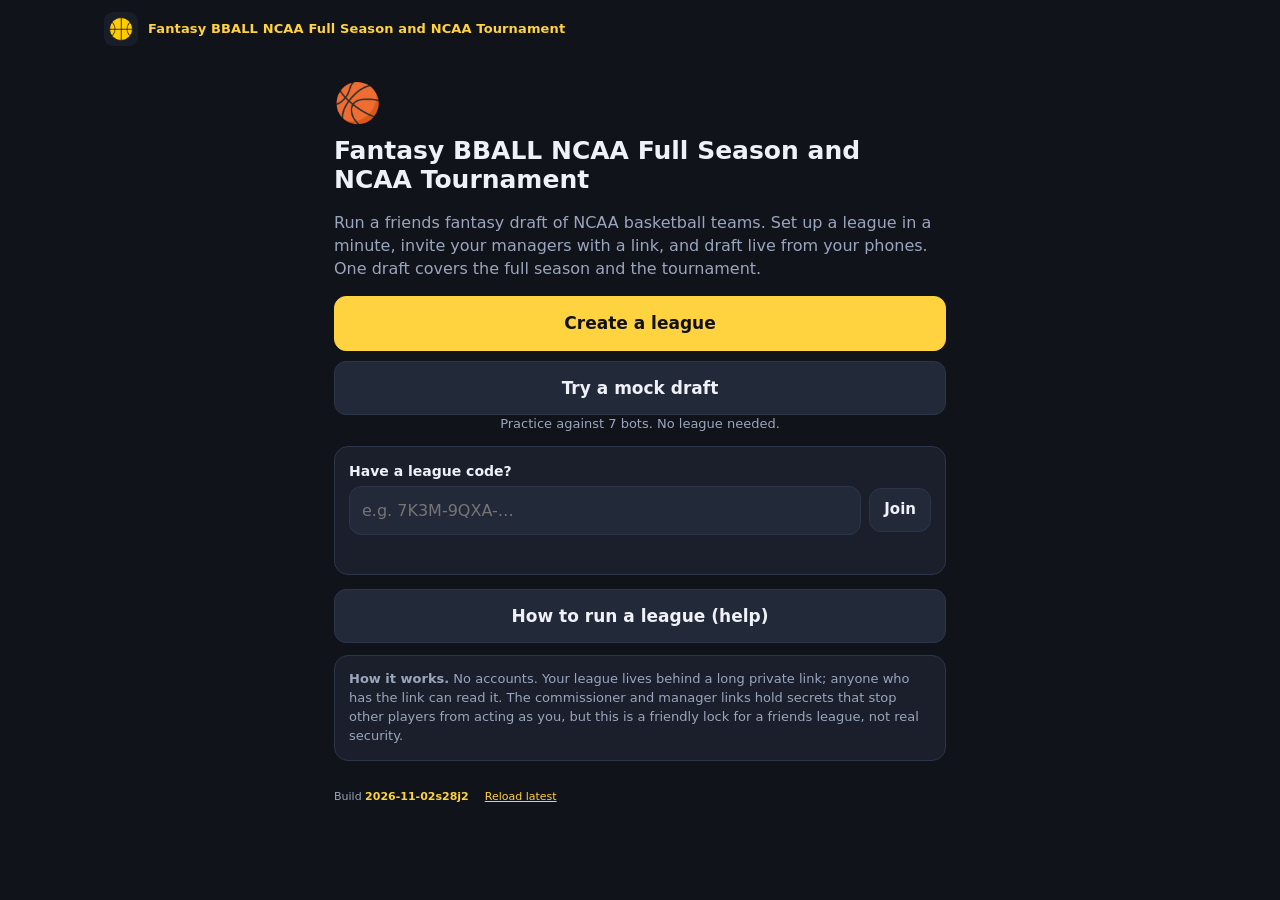
<file: index.html>
<!doctype html>
<html lang="en">
<head>
<meta charset="utf-8">
<meta http-equiv="Content-Security-Policy" content="default-src 'self'; script-src 'self'; style-src 'self' 'unsafe-inline'; img-src 'self' data: blob: https://a.espncdn.com; connect-src 'self' https://textdb.dev; object-src 'none'; base-uri 'self'; form-action 'self'; frame-src 'none'">
<meta name="viewport" content="width=device-width,initial-scale=1,viewport-fit=cover">
<meta name="theme-color" content="#10131a">
<link rel="manifest" href="manifest.webmanifest">
<link rel="icon" type="image/png" href="icons/icon-192.png">
<link rel="apple-touch-icon" sizes="180x180" href="icons/apple-touch-icon.png">
<meta name="apple-mobile-web-app-capable" content="yes">
<meta name="mobile-web-app-capable" content="yes">
<meta name="apple-mobile-web-app-title" content="Fantasy BBALL">
<meta name="apple-mobile-web-app-status-bar-style" content="black">
<meta name="format-detection" content="telephone=no">
<link rel="stylesheet" href="css/app.css">
<title>Home · Fantasy BBALL NCAA Full Season and NCAA Tournament</title>
</head>
<body>
<div id="top"></div>
<div class="wrap" id="app"></div>
<script src="js/version.js"></script>
<script src="js/qr.min.js"></script>
<script src="shared/ui.js?v=1.8.32"></script>
<script src="js/core.js"></script>
<script src="js/store.js"></script>
<script src="assets/teams.js"></script>
<script src="js/ui.js"></script>
<script src="js/index.js"></script>
</body>
</html>
</file>
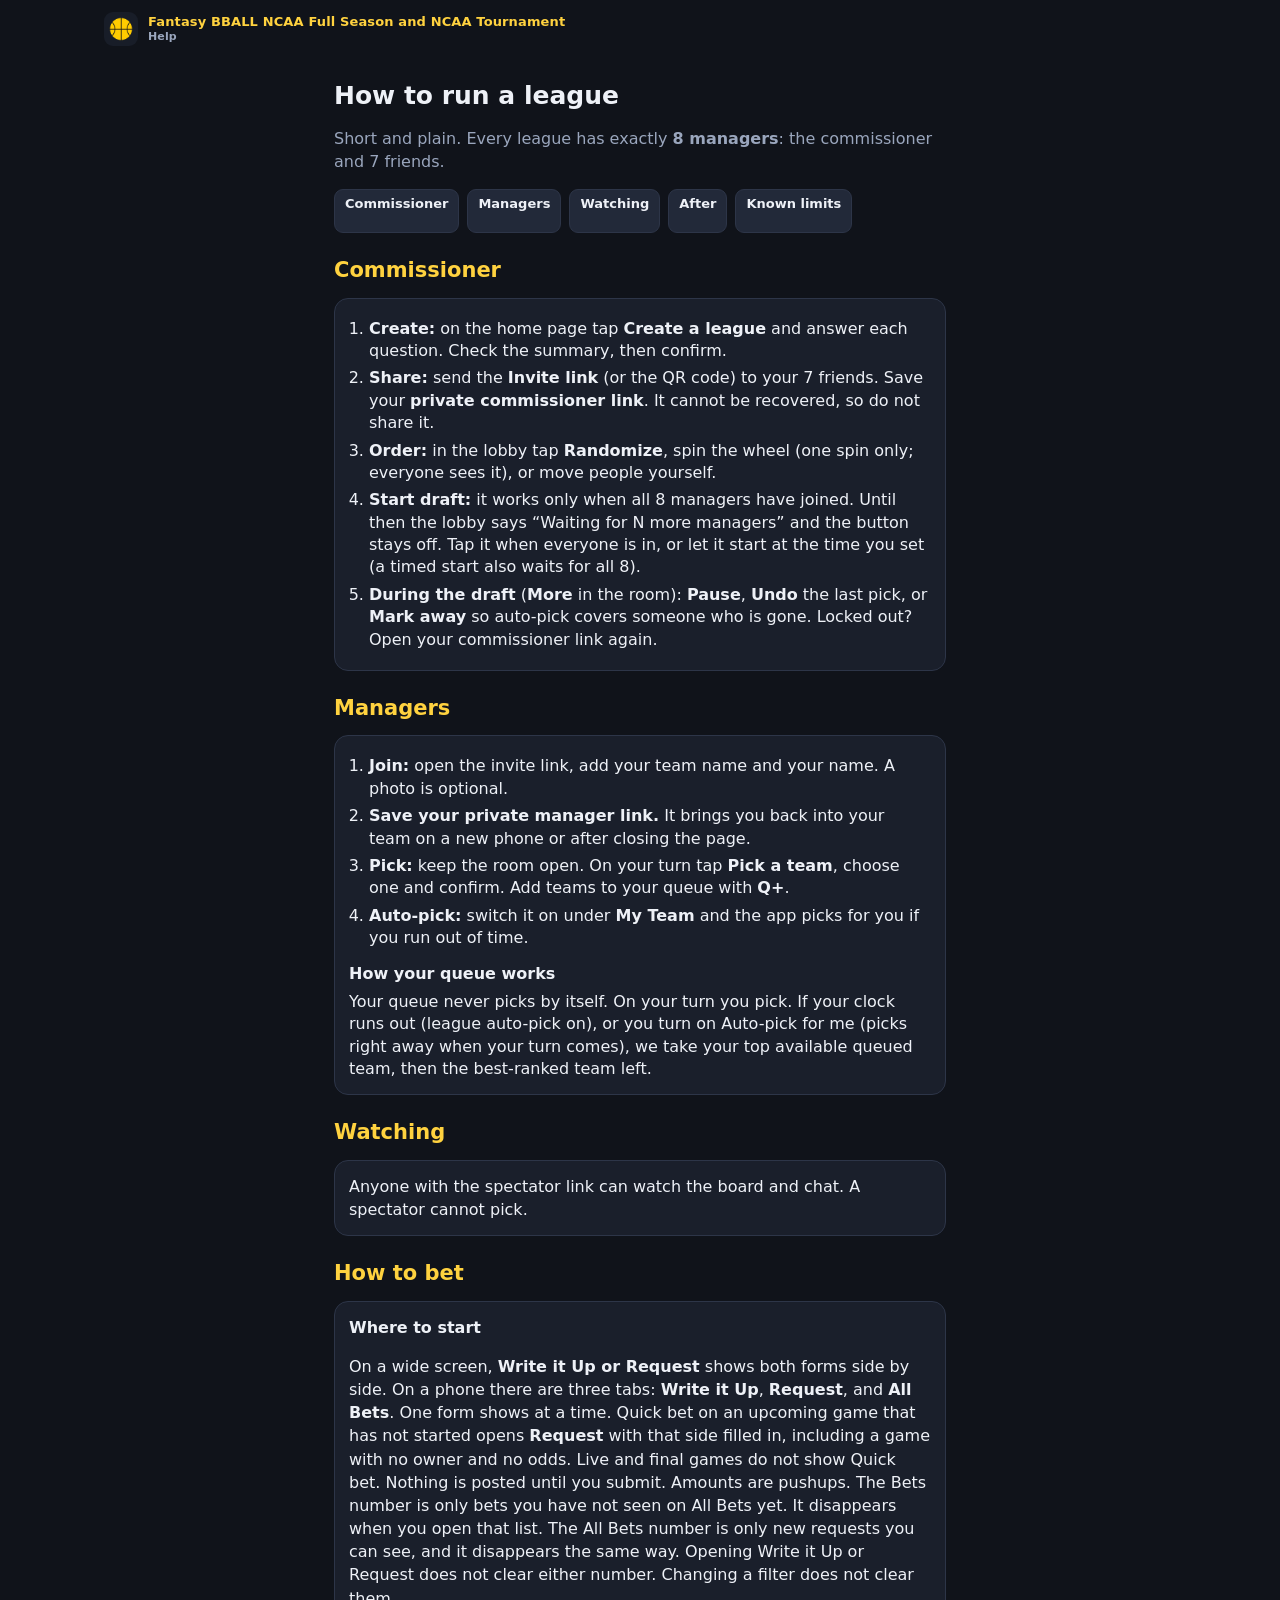
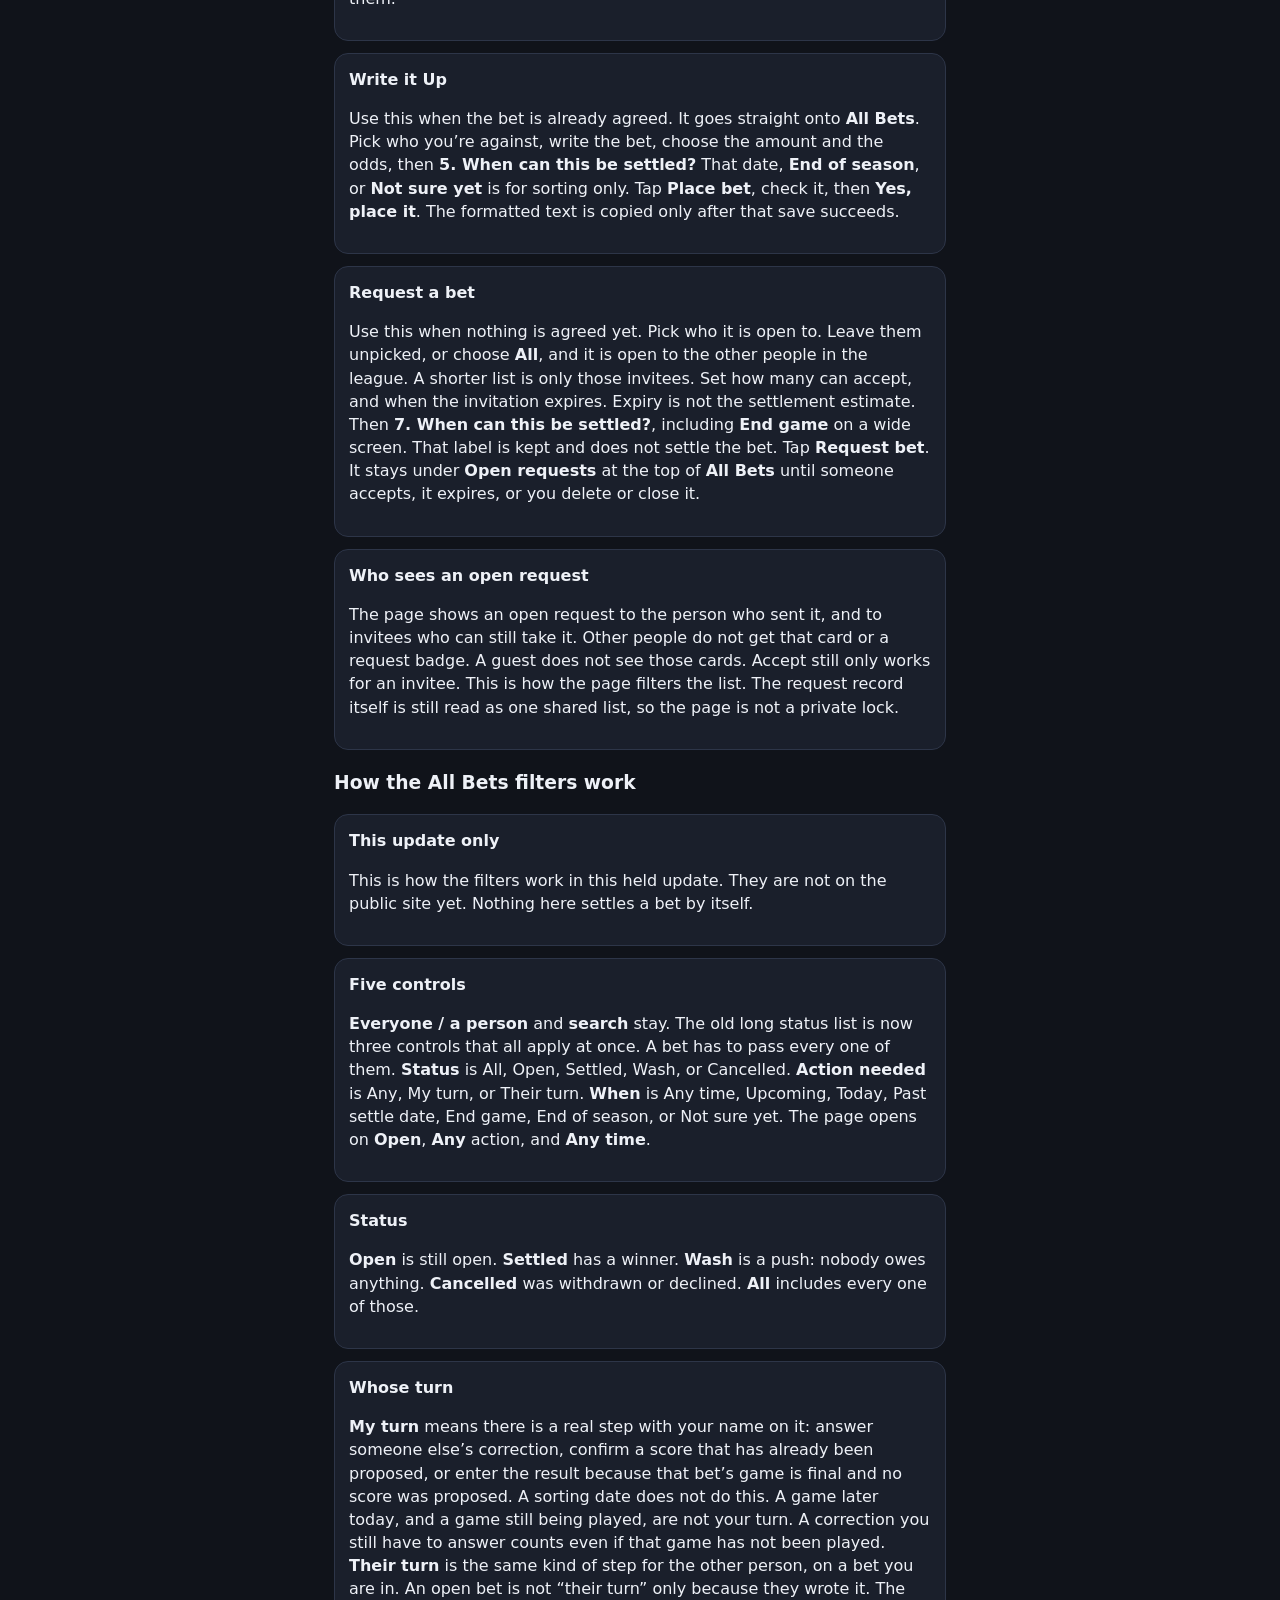
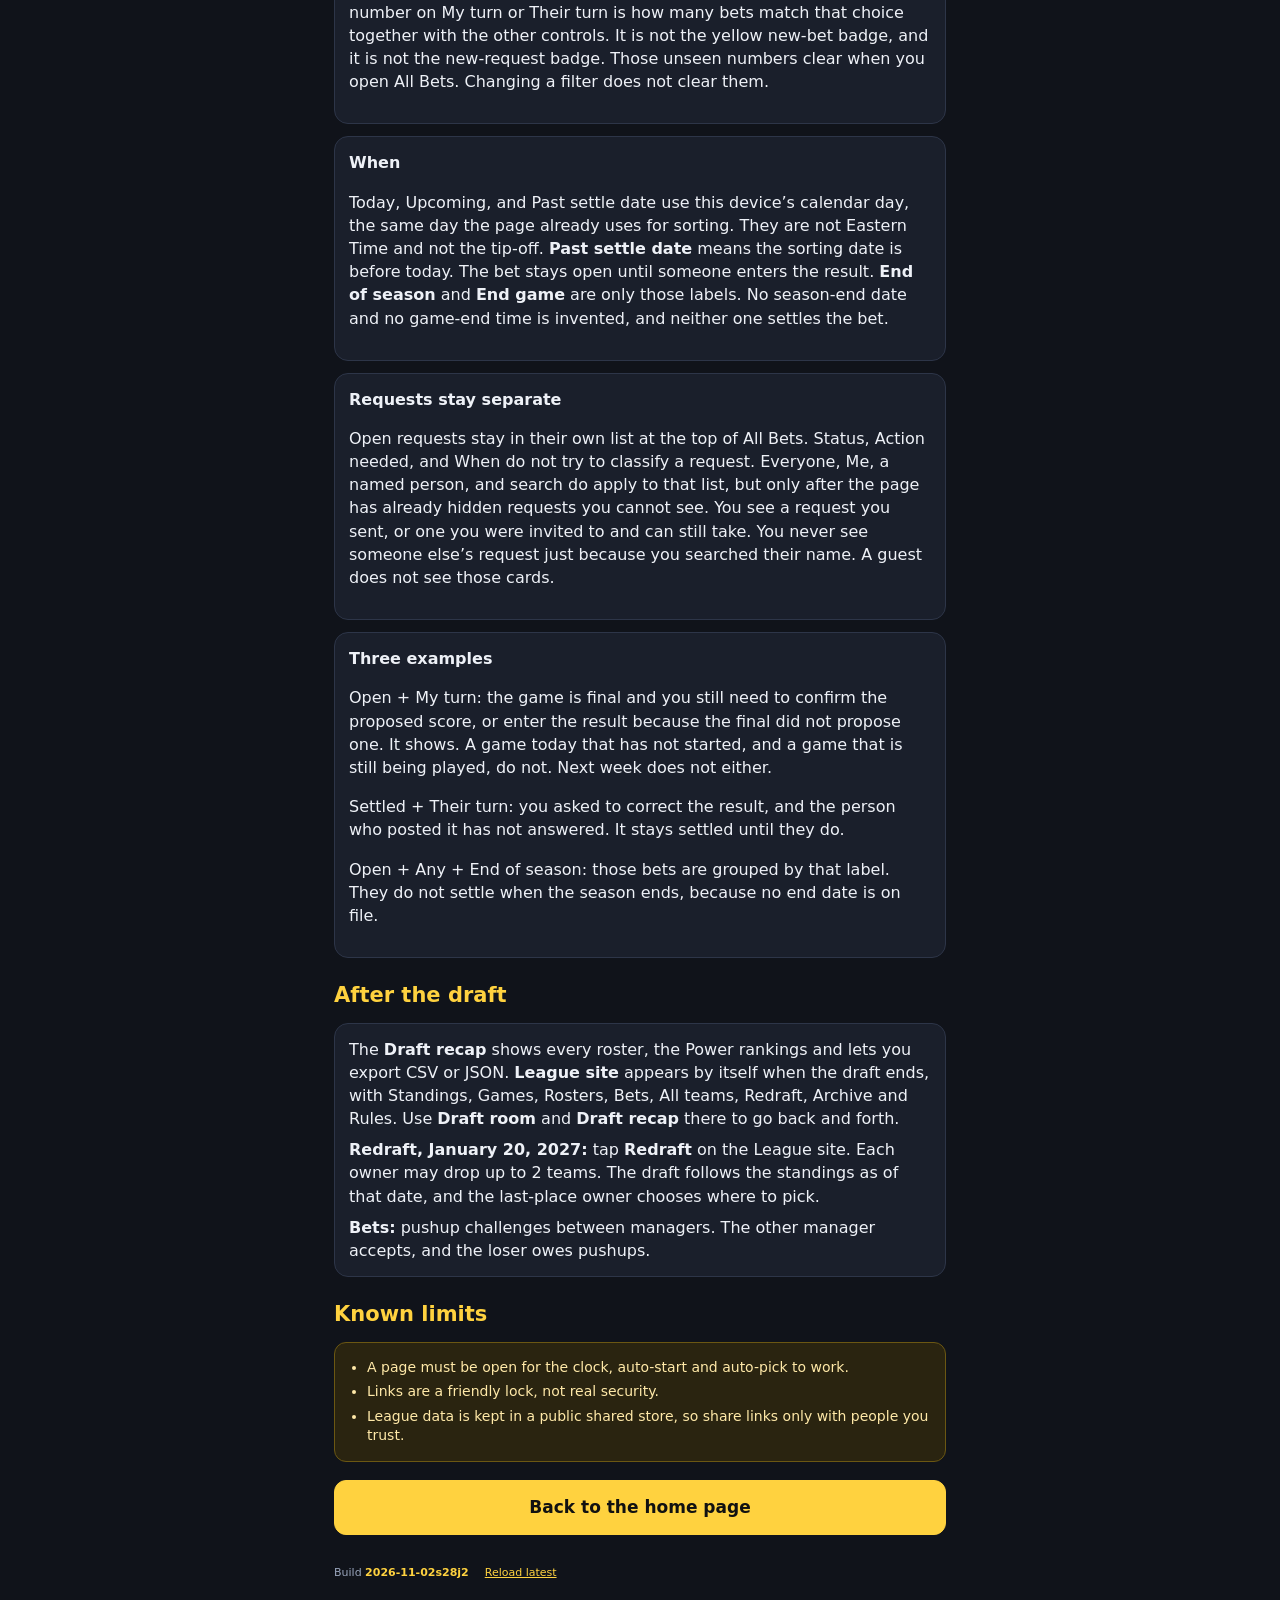
<file: help.html>
<!doctype html>
<html lang="en">
<head>
<meta charset="utf-8">
<meta http-equiv="Content-Security-Policy" content="default-src 'self'; script-src 'self'; style-src 'self' 'unsafe-inline'; img-src 'self' data: blob: https://a.espncdn.com; connect-src 'self' https://textdb.dev; object-src 'none'; base-uri 'self'; form-action 'self'; frame-src 'none'">
<meta name="viewport" content="width=device-width,initial-scale=1,viewport-fit=cover">
<meta name="theme-color" content="#10131a">
<link rel="manifest" href="manifest.webmanifest">
<link rel="icon" type="image/png" href="icons/icon-192.png">
<link rel="apple-touch-icon" sizes="180x180" href="icons/apple-touch-icon.png">
<meta name="apple-mobile-web-app-capable" content="yes">
<meta name="mobile-web-app-capable" content="yes">
<meta name="apple-mobile-web-app-title" content="Fantasy BBALL">
<meta name="apple-mobile-web-app-status-bar-style" content="black">
<meta name="format-detection" content="telephone=no">
<link rel="stylesheet" href="css/app.css">
<title>How to run a league · Fantasy BBALL NCAA Full Season and NCAA Tournament</title>
</head>
<body>
<div id="top"></div>
<div class="wrap" id="app">
<div class="landing" id="helppage">
<h1>How to run a league</h1>
<p class="mut">Short and plain. Every league has exactly <b>8 managers</b>: the commissioner and 7 friends.</p>
<div class="row" id="helpjump"><a class="btn sm" href="#commissioner">Commissioner</a><a class="btn sm" href="#managers">Managers</a><a class="btn sm" href="#spectators">Watching</a><a class="btn sm" href="#after">After</a><a class="btn sm" href="#limits">Known limits</a></div>

<h2 id="commissioner" style="margin-top:22px">Commissioner</h2>
<div class="card" id="h_commissioner">
<ol class="steps">
<li><b>Create:</b> on the home page tap <b>Create a league</b> and answer each question. Check the summary, then confirm.</li>
<li><b>Share:</b> send the <b>Invite link</b> (or the QR code) to your 7 friends. Save your <b>private commissioner link</b>. It cannot be recovered, so do not share it.</li>
<li><b>Order:</b> in the lobby tap <b>Randomize</b>, spin the wheel (one spin only; everyone sees it), or move people yourself.</li>
<li><b>Start draft:</b> it works only when all 8 managers have joined. Until then the lobby says “Waiting for N more managers” and the button stays off. Tap it when everyone is in, or let it start at the time you set (a timed start also waits for all 8).</li>
<li><b>During the draft</b> (<b>More</b> in the room): <b>Pause</b>, <b>Undo</b> the last pick, or <b>Mark away</b> so auto-pick covers someone who is gone. Locked out? Open your commissioner link again.</li>
</ol></div>

<h2 id="managers" style="margin-top:22px">Managers</h2>
<div class="card" id="h_managers">
<ol class="steps">
<li><b>Join:</b> open the invite link, add your team name and your name. A photo is optional.</li>
<li><b>Save your private manager link.</b> It brings you back into your team on a new phone or after closing the page.</li>
<li><b>Pick:</b> keep the room open. On your turn tap <b>Pick a team</b>, choose one and confirm. Add teams to your queue with <b>Q+</b>.</li>
<li><b>Auto-pick:</b> switch it on under <b>My Team</b> and the app picks for you if you run out of time.</li>
</ol>
<h3 style="margin-top:12px">How your queue works</h3>
<p style="margin:0;line-height:1.4">Your queue never picks by itself. On your turn you pick. If your clock runs out (league auto-pick on), or you turn on Auto-pick for me (picks right away when your turn comes), we take your top available queued team, then the best-ranked team left.</p>
</div>

<h2 id="spectators" style="margin-top:22px">Watching</h2>
<div class="card" id="h_spec"><p style="margin:0">Anyone with the spectator link can watch the board and chat. A spectator cannot pick.</p></div>

<h2 id="howto-newbet" style="margin-top:22px">How to bet</h2>
<div class="card" id="howto-start"><b>Where to start</b><p>On a wide screen, <b>Write it Up or Request</b> shows both forms side by side. On a phone there are three tabs: <b>Write it Up</b>, <b>Request</b>, and <b>All Bets</b>. One form shows at a time. Quick bet on an upcoming game that has not started opens <b>Request</b> with that side filled in, including a game with no owner and no odds. Live and final games do not show Quick bet. Nothing is posted until you submit. Amounts are pushups. The Bets number is only bets you have not seen on All Bets yet. It disappears when you open that list. The All Bets number is only new requests you can see, and it disappears the same way. Opening Write it Up or Request does not clear either number. Changing a filter does not clear them.</p></div>
<div class="card"><b>Write it Up</b><p>Use this when the bet is already agreed. It goes straight onto <b>All Bets</b>. Pick who you’re against, write the bet, choose the amount and the odds, then <b>5. When can this be settled?</b> That date, <b>End of season</b>, or <b>Not sure yet</b> is for sorting only. Tap <b>Place bet</b>, check it, then <b>Yes, place it</b>. The formatted text is copied only after that save succeeds.</p></div>
<div class="card"><b>Request a bet</b><p>Use this when nothing is agreed yet. Pick who it is open to. Leave them unpicked, or choose <b>All</b>, and it is open to the other people in the league. A shorter list is only those invitees. Set how many can accept, and when the invitation expires. Expiry is not the settlement estimate. Then <b>7. When can this be settled?</b>, including <b>End game</b> on a wide screen. That label is kept and does not settle the bet. Tap <b>Request bet</b>. It stays under <b>Open requests</b> at the top of <b>All Bets</b> until someone accepts, it expires, or you delete or close it.</p></div>
<div class="card"><b>Who sees an open request</b><p>The page shows an open request to the person who sent it, and to invitees who can still take it. Other people do not get that card or a request badge. A guest does not see those cards. Accept still only works for an invitee. This is how the page filters the list. The request record itself is still read as one shared list, so the page is not a private lock.</p></div>
<section id="howto-filters">
<h3>How the All Bets filters work</h3>
<div class="card"><b>This update only</b><p>This is how the filters work in this held update. They are not on the public site yet. Nothing here settles a bet by itself.</p></div>
<div class="card"><b>Five controls</b><p><b>Everyone / a person</b> and <b>search</b> stay. The old long status list is now three controls that all apply at once. A bet has to pass every one of them. <b>Status</b> is All, Open, Settled, Wash, or Cancelled. <b>Action needed</b> is Any, My turn, or Their turn. <b>When</b> is Any time, Upcoming, Today, Past settle date, End game, End of season, or Not sure yet. The page opens on <b>Open</b>, <b>Any</b> action, and <b>Any time</b>.</p></div>
<div class="card"><b>Status</b><p><b>Open</b> is still open. <b>Settled</b> has a winner. <b>Wash</b> is a push: nobody owes anything. <b>Cancelled</b> was withdrawn or declined. <b>All</b> includes every one of those.</p></div>
<div class="card"><b>Whose turn</b><p><b>My turn</b> means there is a real step with your name on it: answer someone else’s correction, confirm a score that has already been proposed, or enter the result because that bet’s game is final and no score was proposed. A sorting date does not do this. A game later today, and a game still being played, are not your turn. A correction you still have to answer counts even if that game has not been played. <b>Their turn</b> is the same kind of step for the other person, on a bet you are in. An open bet is not “their turn” only because they wrote it. The number on My turn or Their turn is how many bets match that choice together with the other controls. It is not the yellow new-bet badge, and it is not the new-request badge. Those unseen numbers clear when you open All Bets. Changing a filter does not clear them.</p></div>
<div class="card"><b>When</b><p>Today, Upcoming, and Past settle date use this device’s calendar day, the same day the page already uses for sorting. They are not Eastern Time and not the tip-off. <b>Past settle date</b> means the sorting date is before today. The bet stays open until someone enters the result. <b>End of season</b> and <b>End game</b> are only those labels. No season-end date and no game-end time is invented, and neither one settles the bet.</p></div>
<div class="card"><b>Requests stay separate</b><p>Open requests stay in their own list at the top of All Bets. Status, Action needed, and When do not try to classify a request. Everyone, Me, a named person, and search do apply to that list, but only after the page has already hidden requests you cannot see. You see a request you sent, or one you were invited to and can still take. You never see someone else’s request just because you searched their name. A guest does not see those cards.</p></div>
<div class="card"><b>Three examples</b><p>Open + My turn: the game is final and you still need to confirm the proposed score, or enter the result because the final did not propose one. It shows. A game today that has not started, and a game that is still being played, do not. Next week does not either.</p><p>Settled + Their turn: you asked to correct the result, and the person who posted it has not answered. It stays settled until they do.</p><p>Open + Any + End of season: those bets are grouped by that label. They do not settle when the season ends, because no end date is on file.</p></div>
</section>

<h2 id="after" style="margin-top:22px">After the draft</h2>
<div class="card" id="h_after"><p style="margin:0">The <b>Draft recap</b> shows every roster, the Power rankings and lets you export CSV or JSON. <b>League site</b> appears by itself when the draft ends, with Standings, Games, Rosters, Bets, All teams, Redraft, Archive and Rules. Use <b>Draft room</b> and <b>Draft recap</b> there to go back and forth.</p><p style="margin:8px 0 0"><b>Redraft, January 20, 2027:</b> tap <b>Redraft</b> on the League site. Each owner may drop up to 2 teams. The draft follows the standings as of that date, and the last-place owner chooses where to pick.</p><p style="margin:8px 0 0"><b>Bets:</b> pushup challenges between managers. The other manager accepts, and the loser owes pushups.</p></div>

<h2 id="limits" style="margin-top:22px">Known limits</h2>
<div class="card note" id="h_limits" style="margin-top:12px">
<ul class="steps">
<li>A page must be open for the clock, auto-start and auto-pick to work.</li>
<li>Links are a friendly lock, not real security.</li>
<li>League data is kept in a public shared store, so share links only with people you trust.</li>
</ul></div>

<p style="margin-top:18px"><a class="btn pri block" href="index.html" id="helphome">Back to the home page</a></p>
</div>
</div>
<script src="js/version.js"></script>
<script src="js/qr.min.js"></script>
<script src="shared/ui.js?v=1.8.32"></script>
<script src="js/core.js"></script>
<script src="js/store.js"></script>
<script src="assets/teams.js"></script>
<script src="js/ui.js"></script>
<script src="js/help.js"></script>
</body>
</html>
</file>
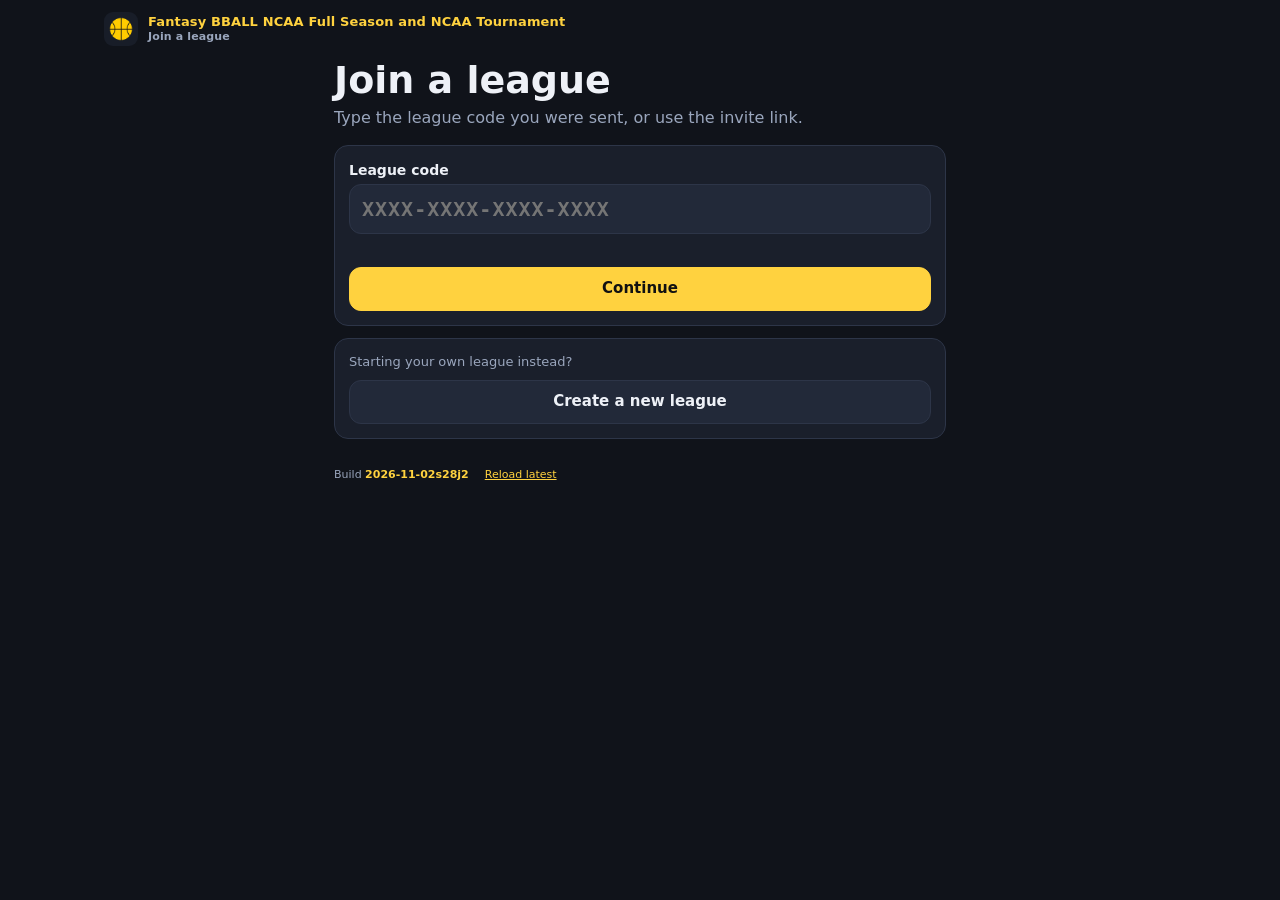
<file: join.html>
<!doctype html>
<html lang="en">
<head>
<meta charset="utf-8">
<meta http-equiv="Content-Security-Policy" content="default-src 'self'; script-src 'self'; style-src 'self' 'unsafe-inline'; img-src 'self' data: blob: https://a.espncdn.com; connect-src 'self' https://textdb.dev; object-src 'none'; base-uri 'self'; form-action 'self'; frame-src 'none'">
<meta name="viewport" content="width=device-width,initial-scale=1,viewport-fit=cover">
<title>Join a league · Fantasy BBALL NCAA Full Season and NCAA Tournament</title>
<meta name="theme-color" content="#10131a">
<link rel="manifest" href="manifest.webmanifest">
<link rel="icon" type="image/png" href="icons/icon-192.png">
<link rel="apple-touch-icon" sizes="180x180" href="icons/apple-touch-icon.png">
<meta name="apple-mobile-web-app-capable" content="yes">
<meta name="mobile-web-app-capable" content="yes">
<meta name="apple-mobile-web-app-title" content="Fantasy BBALL">
<meta name="apple-mobile-web-app-status-bar-style" content="black">
<meta name="format-detection" content="telephone=no">
<link rel="stylesheet" href="css/app.css">
</head>
<body>
<div id="top"></div>
<div class="wrap" id="app"></div>
<script src="js/version.js"></script>
<script src="shared/ui.js?v=1.8.32"></script>
<script src="js/core.js"></script>
<script src="js/store.js"></script>
<script src="js/ui.js"></script>
<script src="js/join.js"></script>
</body>
</html>
</file>
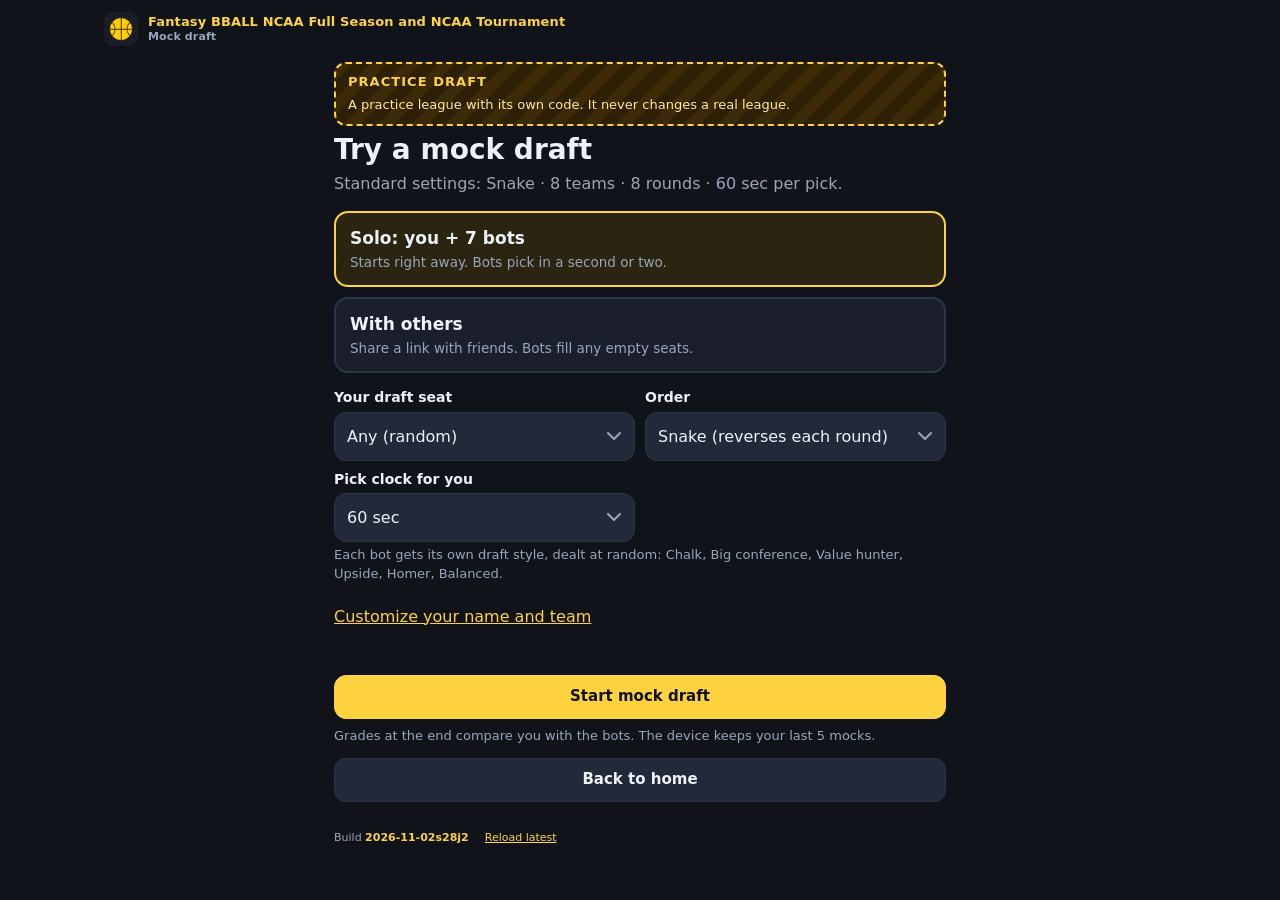
<file: mock.html>
<!doctype html>
<html lang="en">
<head>
<meta charset="utf-8">
<meta http-equiv="Content-Security-Policy" content="default-src 'self'; script-src 'self'; style-src 'self' 'unsafe-inline'; img-src 'self' data: blob: https://a.espncdn.com; connect-src 'self' https://textdb.dev; object-src 'none'; base-uri 'self'; form-action 'self'; frame-src 'none'">
<meta name="viewport" content="width=device-width,initial-scale=1,viewport-fit=cover">
<title>Mock draft · Fantasy BBALL NCAA Full Season and NCAA Tournament</title>
<meta name="theme-color" content="#10131a">
<link rel="manifest" href="manifest.webmanifest">
<link rel="icon" type="image/png" href="icons/icon-192.png">
<link rel="apple-touch-icon" sizes="180x180" href="icons/apple-touch-icon.png">
<meta name="apple-mobile-web-app-capable" content="yes">
<meta name="mobile-web-app-capable" content="yes">
<meta name="apple-mobile-web-app-title" content="Fantasy BBALL">
<meta name="apple-mobile-web-app-status-bar-style" content="black">
<meta name="format-detection" content="telephone=no">
<link rel="stylesheet" href="css/app.css">
<style>.mopts{display:grid;grid-template-columns:1fr 1fr;gap:8px 10px;margin:10px 0 4px}@media(max-width:420px){.mopts{grid-template-columns:1fr}}.mopts .msel{width:100%;min-height:44px;font-size:16px}</style>
</head>
<body>
<div id="top"></div>
<div class="wrap" id="mockapp"></div>
<script src="js/version.js"></script>
<script src="shared/ui.js?v=1.8.32"></script>
<script src="js/core.js"></script>
<script src="js/store.js"></script>
<script src="js/ui.js"></script>
<script src="js/mock-bots.js"></script>
<script src="js/mock.js"></script>
</body>
</html>
</file>
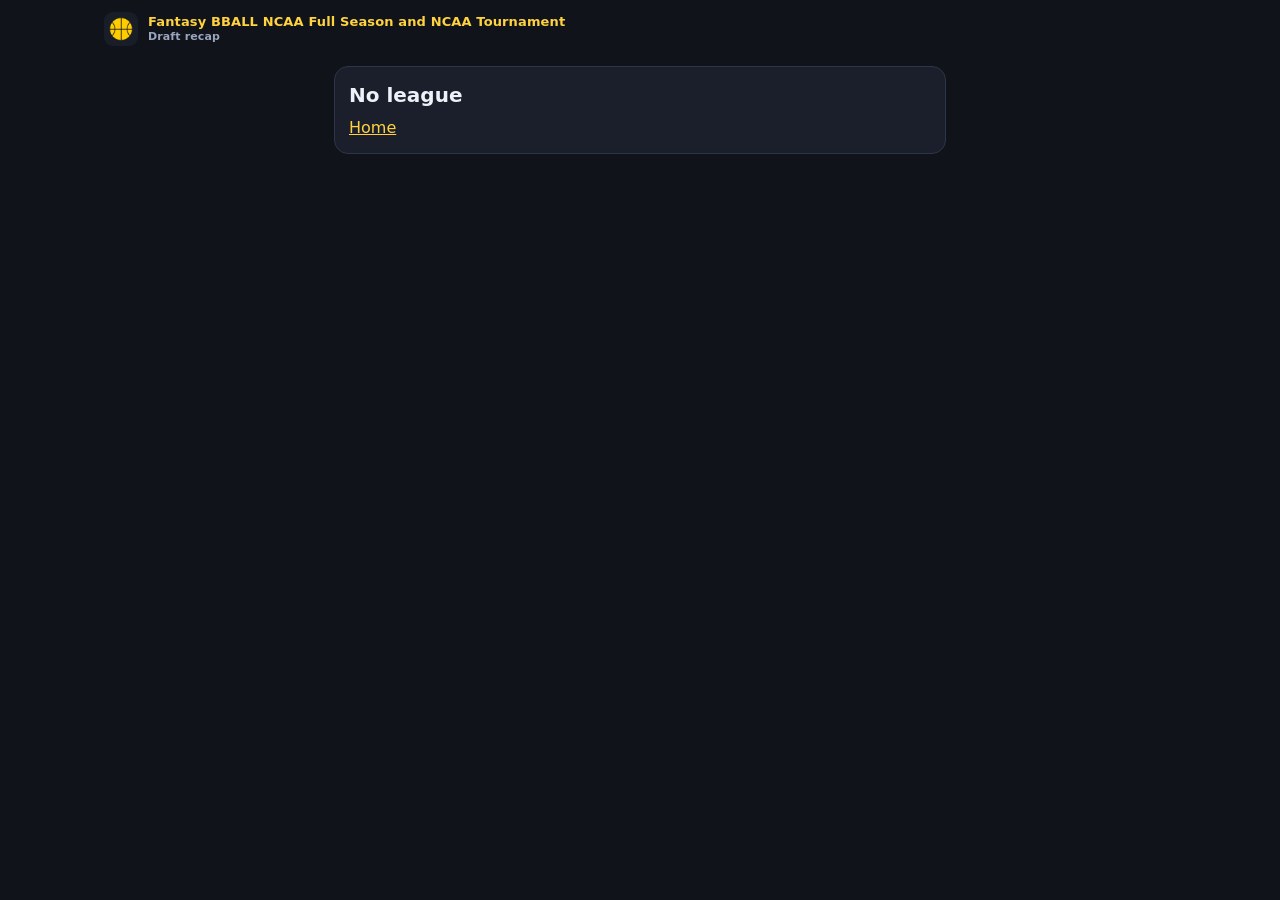
<file: recap.html>
<!doctype html>
<html lang="en">
<head>
<meta charset="utf-8">
<meta http-equiv="Content-Security-Policy" content="default-src 'self'; script-src 'self'; style-src 'self' 'unsafe-inline'; img-src 'self' data: blob: https://a.espncdn.com; connect-src 'self' https://textdb.dev; object-src 'none'; base-uri 'self'; form-action 'self'; frame-src 'none'">
<meta name="viewport" content="width=device-width,initial-scale=1,viewport-fit=cover">
<meta name="theme-color" content="#10131a">
<link rel="manifest" href="manifest.webmanifest">
<link rel="icon" type="image/png" href="icons/icon-192.png">
<link rel="apple-touch-icon" sizes="180x180" href="icons/apple-touch-icon.png">
<meta name="apple-mobile-web-app-capable" content="yes">
<meta name="mobile-web-app-capable" content="yes">
<meta name="apple-mobile-web-app-title" content="Fantasy BBALL">
<meta name="apple-mobile-web-app-status-bar-style" content="black">
<meta name="format-detection" content="telephone=no">
<link rel="stylesheet" href="css/app.css">
<link rel="stylesheet" href="css/power.css">
<link rel="stylesheet" href="css/recap-rosters.css">
<title>Draft recap · Fantasy BBALL NCAA Full Season and NCAA Tournament</title>
</head>
<body>
<div id="top"></div>
<div class="wrap" id="app"></div>
<script src="js/version.js"></script>
<script src="js/qr.min.js"></script>
<script src="shared/ui.js?v=1.8.32"></script>
<script src="js/core.js"></script>
<script src="js/store.js"></script>
<script src="assets/teams.js"></script>
<script src="js/ui.js"></script>
<script src="js/league.js"></script>
<script src="js/power-gen.js"></script>
<script src="js/power-render.js"></script>
<script src="js/recap.js"></script>
</body>
</html>
</file>
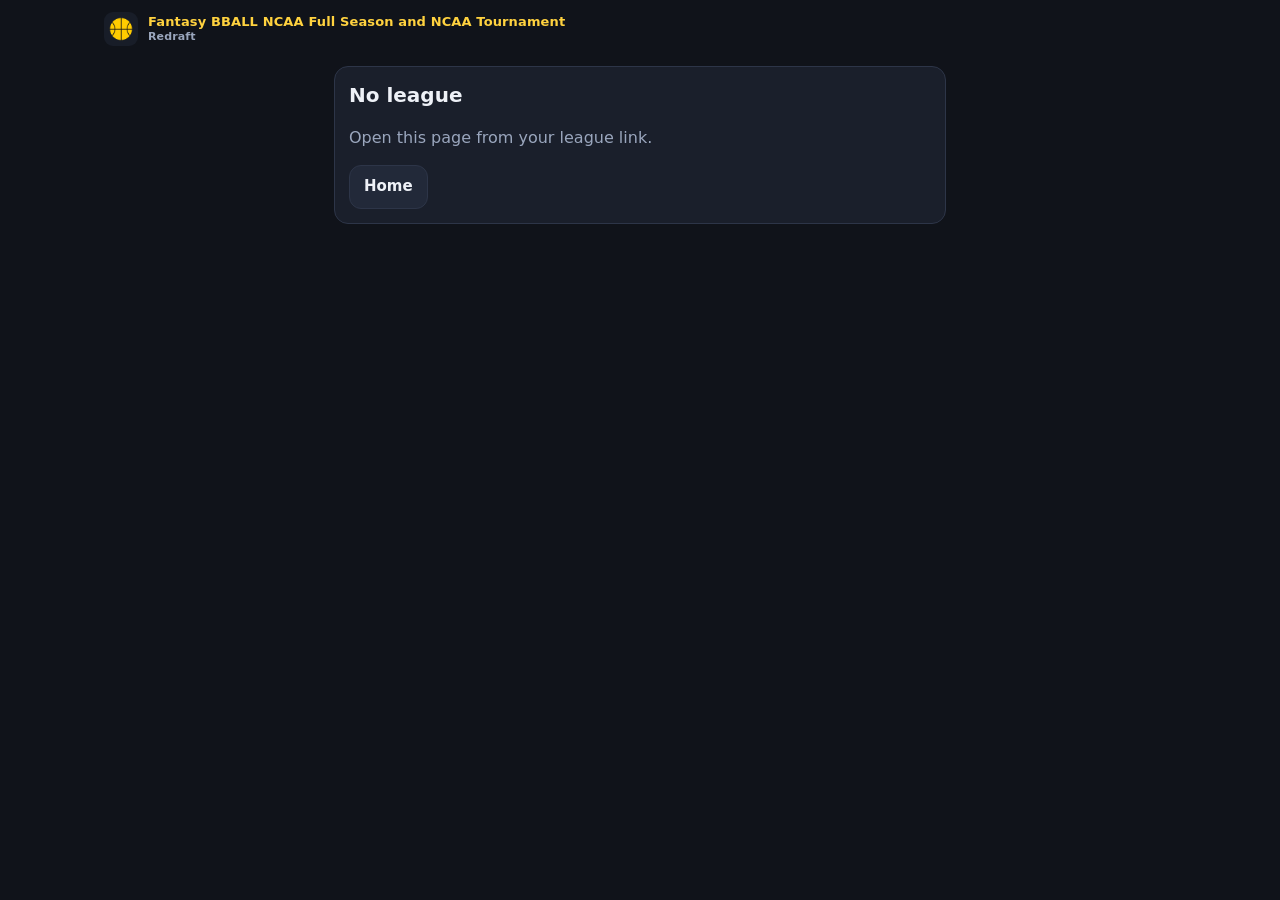
<file: redraft.html>
<!doctype html>
<html lang="en">
<head>
<meta charset="utf-8">
<meta http-equiv="Content-Security-Policy" content="default-src 'self'; script-src 'self'; style-src 'self' 'unsafe-inline'; img-src 'self' data: blob: https://a.espncdn.com; connect-src 'self' https://textdb.dev; object-src 'none'; base-uri 'self'; form-action 'self'; frame-src 'none'">
<meta name="viewport" content="width=device-width,initial-scale=1,viewport-fit=cover">
<meta name="theme-color" content="#10131a">
<link rel="manifest" href="manifest.webmanifest">
<link rel="icon" type="image/png" href="icons/icon-192.png">
<link rel="apple-touch-icon" sizes="180x180" href="icons/apple-touch-icon.png">
<meta name="apple-mobile-web-app-capable" content="yes">
<meta name="mobile-web-app-capable" content="yes">
<meta name="apple-mobile-web-app-title" content="Fantasy BBALL">
<meta name="apple-mobile-web-app-status-bar-style" content="black">
<meta name="format-detection" content="telephone=no">
<link rel="stylesheet" href="css/app.css">
<title>Redraft · Fantasy BBALL NCAA Full Season and NCAA Tournament</title>
</head>
<body>
<div id="top"></div>
<div class="wrap" id="app"></div>
<script src="js/version.js"></script>
<script src="js/qr.min.js"></script>
<script src="shared/ui.js?v=1.8.32"></script>
<script src="js/core.js"></script>
<script src="js/store.js"></script>
<script src="assets/teams.js"></script>
<script src="js/ui.js"></script>
<script src="js/scoring.js"></script>
<script src="js/league.js"></script>
<script src="js/redraft.js"></script>
</body>
</html>
</file>
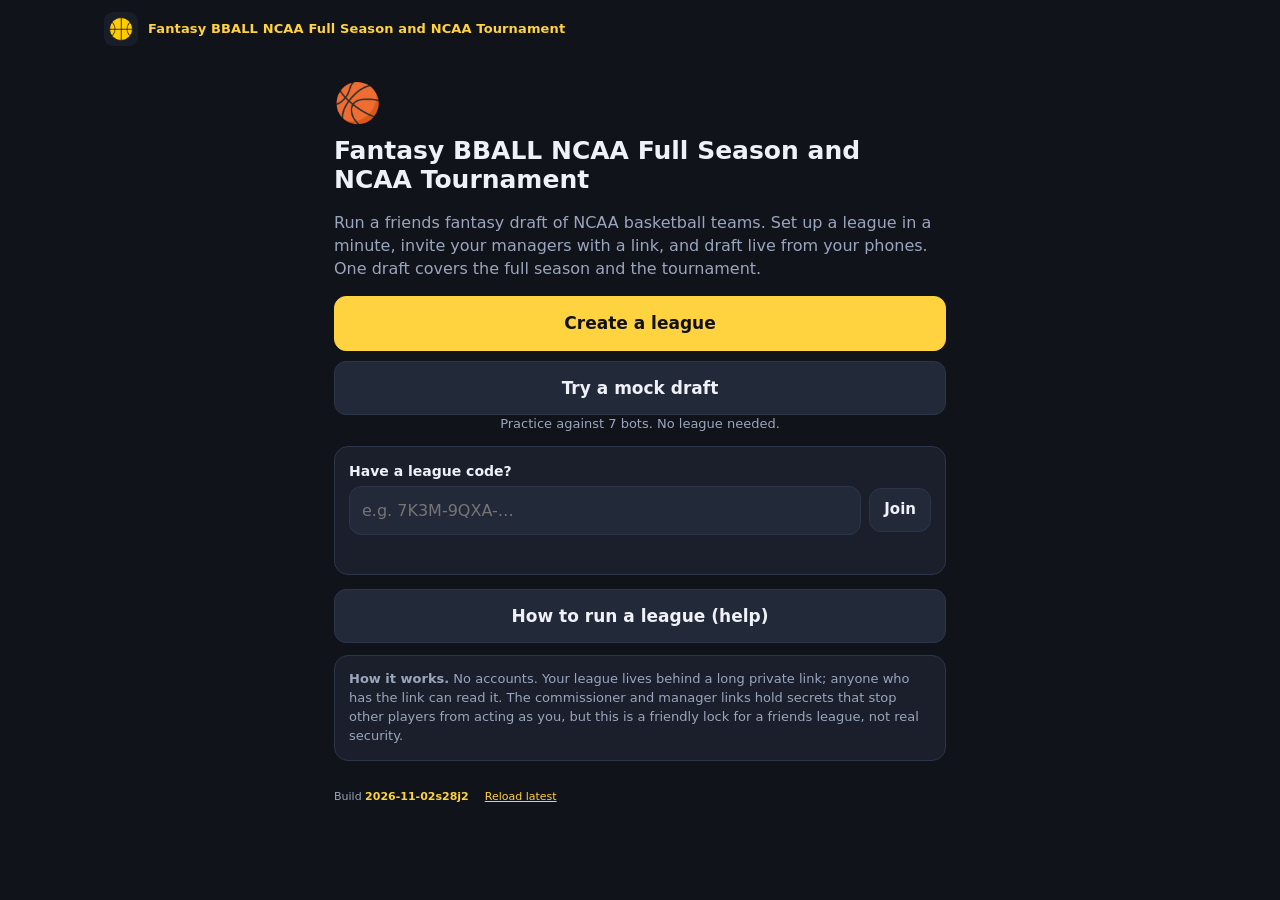
<file: room.html>
<!doctype html>
<html lang="en" class="loading">
<head>
<meta charset="utf-8">
<meta http-equiv="Content-Security-Policy" content="default-src 'self'; script-src 'self'; style-src 'self' 'unsafe-inline'; img-src 'self' data: blob: https://a.espncdn.com; connect-src 'self' https://textdb.dev; object-src 'none'; base-uri 'self'; form-action 'self'; frame-src 'none'">
<meta name="viewport" content="width=device-width,initial-scale=1,viewport-fit=cover">
<title>Draft room · Fantasy BBALL NCAA Full Season and NCAA Tournament</title>
<meta name="theme-color" content="#10131a">
<meta name="apple-mobile-web-app-capable" content="yes">
<meta name="mobile-web-app-capable" content="yes">
<meta name="apple-mobile-web-app-title" content="Fantasy BBALL">
<link rel="manifest" href="manifest.webmanifest">
<link rel="icon" type="image/png" id="fav" href="icons/icon-192.png">
<link rel="apple-touch-icon" sizes="180x180" href="icons/apple-touch-icon.png">
<meta name="apple-mobile-web-app-status-bar-style" content="black">
<meta name="format-detection" content="telephone=no">
<link rel="stylesheet" href="css/app.css">
<link rel="stylesheet" href="css/rules-lobby.css"><!-- DR2 -->
</head>
<body class="room">
<div id="loader" class="loader" role="status" aria-live="polite"><span class="lspin" aria-hidden="true"></span><span>Loading the draft room…</span></div>
<div id="top"></div>
<div class="tabs" id="tabs" role="tablist" aria-label="Draft room sections"></div>
<div class="wrap wide">
  <div id="alertbar"></div>
  <div id="banner"></div>
  <div id="presence" hidden></div>
  <main id="view" role="tabpanel" aria-label="Draft room"></main>
</div>
<div id="overlay"></div>
<div id="sheetwrap"></div>
<div id="toast" class="toast hide" role="status" aria-live="polite"></div>
<script src="js/version.js"></script>
<script src="js/qr.min.js"></script>
<script src="shared/ui.js?v=1.8.32"></script>
<script src="js/core.js"></script>
<script src="js/store.js"></script>
<script src="assets/teams.js"></script>
<script src="js/ui.js"></script>
<script src="js/mock-bots.js"></script>
<script src="js/mock.js"></script>
<script src="js/links-card.js"></script>
<script src="js/rules.js"></script><!-- DR2 -->
<script src="js/room.js"></script>
</body>
</html>
</file>
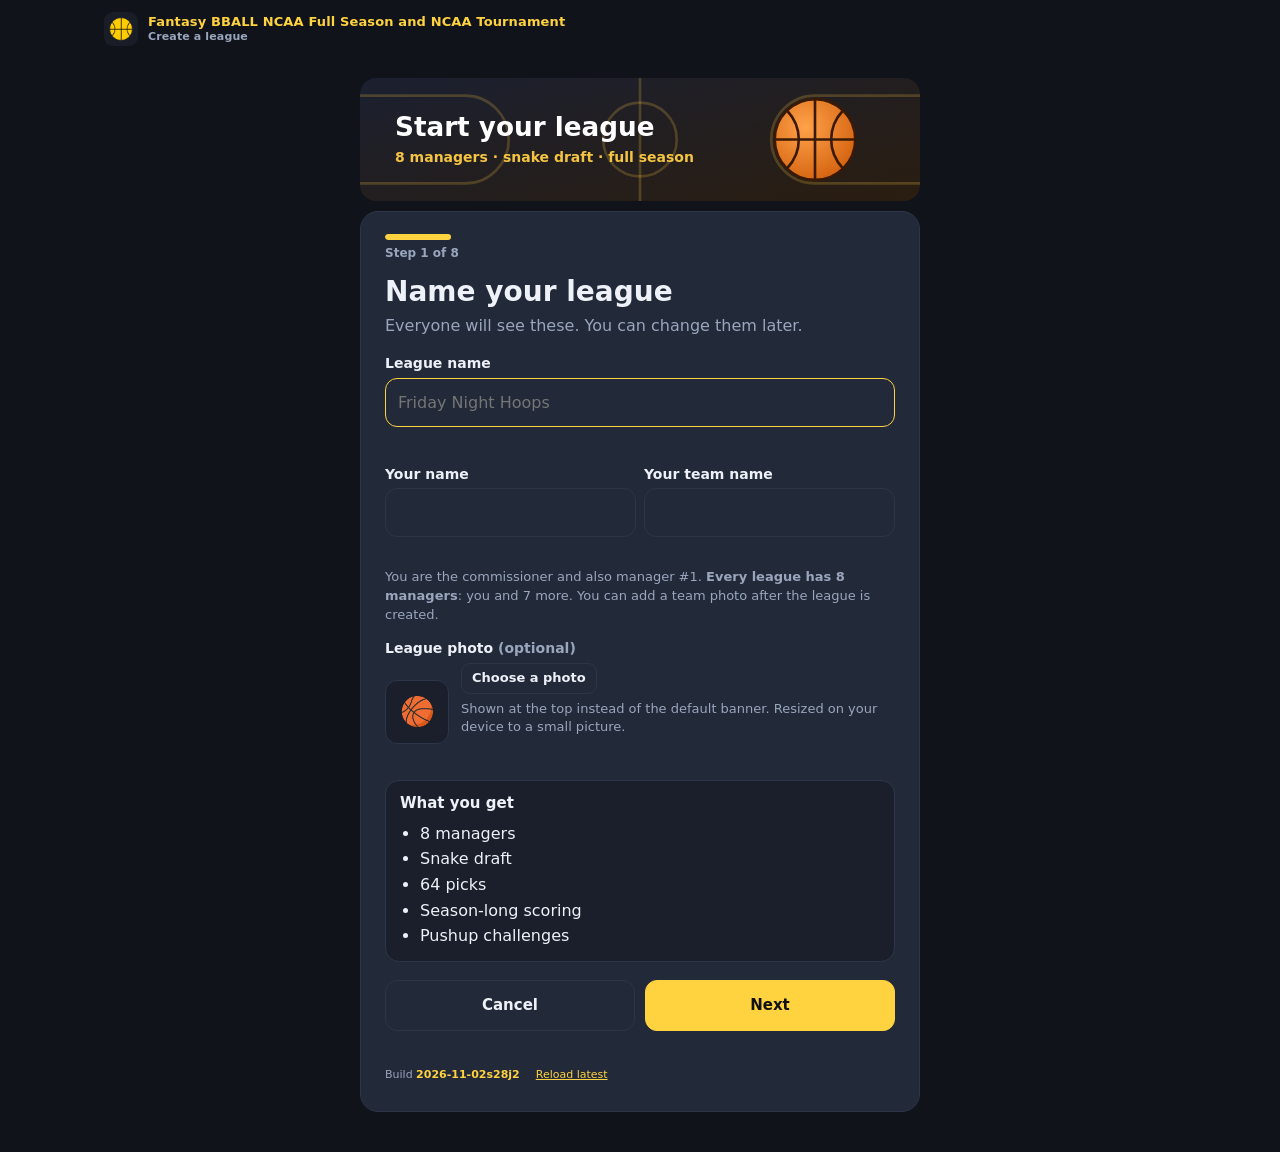
<file: setup.html>
<!doctype html>
<html lang="en">
<head>
<meta charset="utf-8">
<meta http-equiv="Content-Security-Policy" content="default-src 'self'; script-src 'self'; style-src 'self' 'unsafe-inline'; img-src 'self' data: blob: https://a.espncdn.com; connect-src 'self' https://textdb.dev; object-src 'none'; base-uri 'self'; form-action 'self'; frame-src 'none'">
<meta name="viewport" content="width=device-width,initial-scale=1,viewport-fit=cover">
<title>Create a league · Fantasy BBALL NCAA Full Season and NCAA Tournament</title>
<meta name="theme-color" content="#10131a">
<link rel="manifest" href="manifest.webmanifest">
<link rel="icon" type="image/png" href="icons/icon-192.png">
<link rel="apple-touch-icon" sizes="180x180" href="icons/apple-touch-icon.png">
<meta name="apple-mobile-web-app-capable" content="yes">
<meta name="mobile-web-app-capable" content="yes">
<meta name="apple-mobile-web-app-title" content="Fantasy BBALL">
<meta name="apple-mobile-web-app-status-bar-style" content="black">
<meta name="format-detection" content="telephone=no">
<link rel="stylesheet" href="css/app.css">
<link rel="stylesheet" href="css/setup.css">
</head>
<body class="setup">
<div id="top"></div>
<div class="wrap" style="padding-bottom:0"><img class="sbanner" src="assets/setup-banner.svg" alt="Basketball banner: start your league" width="640" height="140"></div>
<div class="wrap wiz" id="app"></div>
<script src="js/version.js"></script>
<script src="js/qr.min.js"></script>
<script src="shared/ui.js?v=1.8.32"></script>
<script src="js/core.js"></script>
<script src="js/store.js"></script>
<script src="assets/teams.js"></script>
<script src="js/ui.js"></script>
<script src="js/links-card.js"></script>
<script src="js/setup.js"></script>
</body>
</html>
</file>
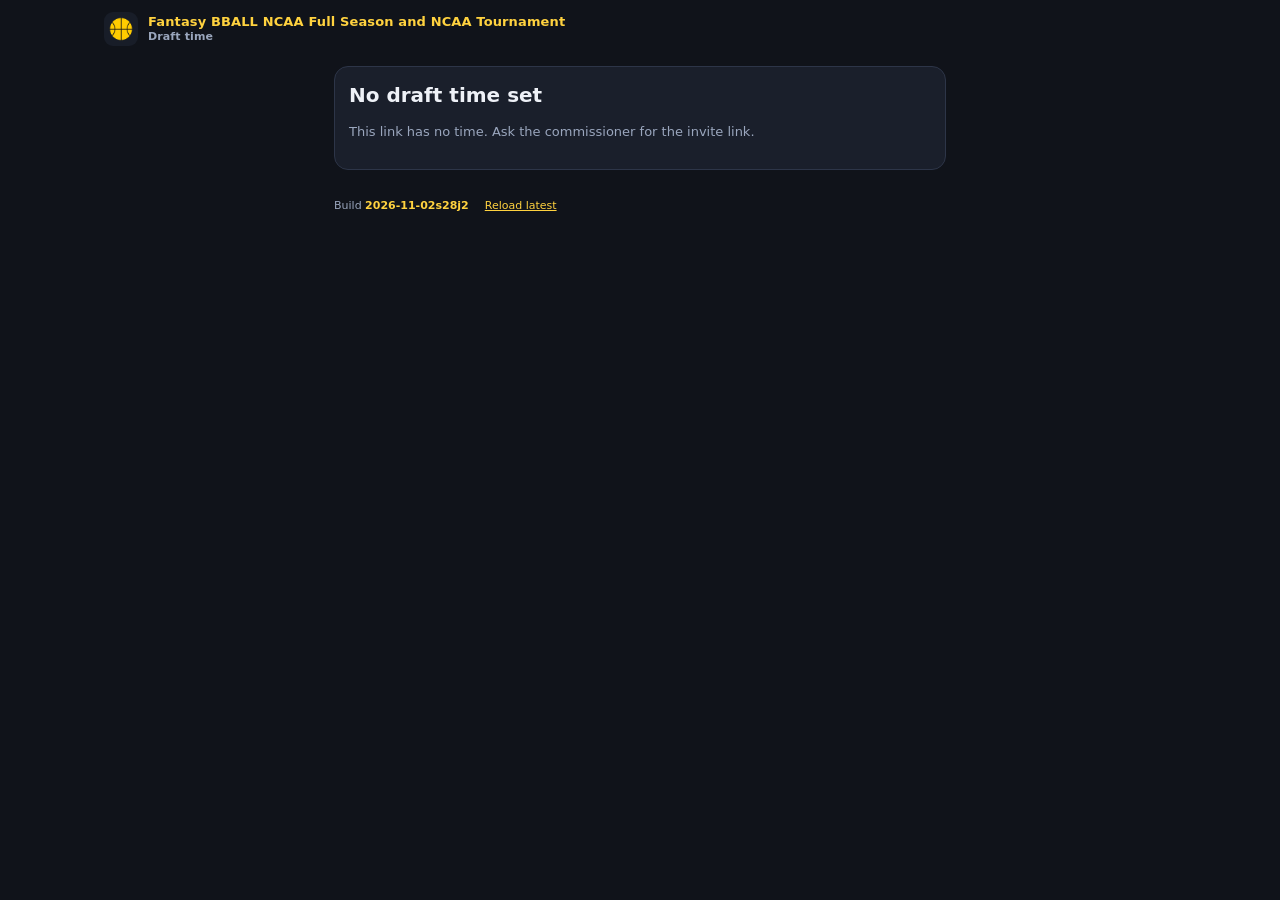
<file: time.html>
<!doctype html>
<html lang="en">
<head>
<meta charset="utf-8">
<meta http-equiv="Content-Security-Policy" content="default-src 'self'; script-src 'self'; style-src 'self' 'unsafe-inline'; img-src 'self' data: blob: https://a.espncdn.com; connect-src 'self' https://textdb.dev; object-src 'none'; base-uri 'self'; form-action 'self'; frame-src 'none'">
<meta name="viewport" content="width=device-width,initial-scale=1,viewport-fit=cover">
<meta name="theme-color" content="#10131a">
<link rel="manifest" href="manifest.webmanifest">
<link rel="icon" type="image/png" href="icons/icon-192.png">
<link rel="apple-touch-icon" sizes="180x180" href="icons/apple-touch-icon.png">
<meta name="apple-mobile-web-app-capable" content="yes">
<meta name="mobile-web-app-capable" content="yes">
<meta name="apple-mobile-web-app-title" content="Fantasy BBALL">
<meta name="apple-mobile-web-app-status-bar-style" content="black">
<meta name="format-detection" content="telephone=no">
<link rel="stylesheet" href="css/app.css">
<title>Draft time · Fantasy BBALL NCAA Full Season and NCAA Tournament</title>
</head>
<body>
<div id="top"></div>
<div class="wrap" id="app"></div>
<script src="js/version.js"></script>
<script src="js/qr.min.js"></script>
<script src="shared/ui.js?v=1.8.32"></script>
<script src="js/core.js"></script>
<script src="js/store.js"></script>
<script src="assets/teams.js"></script>
<script src="js/ui.js"></script>
<script src="js/time.js"></script>
</body>
</html>
</file>
<file: css/app.css>
:root{--bg:#10131a;--card:#1a1f2b;--card2:#222939;--line:#2d3548;--tx:#eef1f7;--mut:#9aa6bd;--acc:#ffd23f;--good:#4ade80;--bad:#f87171;--warn:#fbbf24;--sb:env(safe-area-inset-bottom,0px)}
*{box-sizing:border-box;-webkit-tap-highlight-color:transparent}
html,body{margin:0;background:var(--bg);color:var(--tx);font:16px/1.45 system-ui,-apple-system,Segoe UI,Roboto,sans-serif}
body{min-height:100vh;min-height:100dvh}
a{color:var(--acc)}button{font:inherit;color:inherit;cursor:pointer}
.wrap{max-width:640px;margin:0 auto;padding:0 max(14px,env(safe-area-inset-right)) 40px max(14px,env(safe-area-inset-left))}
.wrap.wide{max-width:1100px}
.top{display:flex;align-items:center;gap:10px;padding:12px max(14px,env(safe-area-inset-right)) 8px max(14px,env(safe-area-inset-left));max-width:1100px;margin:0 auto}
.top .logo{width:34px;height:34px;border-radius:9px;flex:none}
.top .brand{font-weight:900;font-size:13px;line-height:1.15;color:var(--acc);letter-spacing:.01em;text-decoration:none;flex:1;min-width:0}
.top .brand small{display:block;color:var(--mut);font-weight:700;font-size:11px;margin-top:1px}
.top .hr{display:flex;gap:6px;align-items:center;flex:none}
h1{margin:6px 0 4px;font-size:clamp(26px,7.4vw,38px);line-height:1.1;color:var(--tx)}
h1 em{font-style:normal;color:var(--acc)}
h2{margin:0 0 6px;font-size:20px}
.sub{color:var(--mut);margin:0 0 16px}
.mut{color:var(--mut)}.small{font-size:13px}.tiny{font-size:12px}
.card{background:var(--card);border:1px solid var(--line);border-radius:14px;padding:14px;margin:12px 0}
.card h3{margin:0 0 6px;font-size:16px}
.btn{background:var(--card2);border:1px solid var(--line);border-radius:12px;padding:10px 14px;font-weight:800;font-size:15px;text-align:center;text-decoration:none;color:var(--tx);display:inline-block}
.btn.pri{background:var(--acc);color:#111;border-color:var(--acc)}
.btn.bad{background:#3a1717;border-color:#7f2d2d;color:#ffb4b4}
.btn.sm{padding:5px 10px;font-size:13px;border-radius:9px}
.btn.block{display:block;width:100%}
.btn:disabled,.btn[disabled]{opacity:.4;cursor:not-allowed}
.link{background:none;border:0;color:var(--acc);text-decoration:underline;padding:0;font-size:inherit;font-weight:700}
.row{display:flex;gap:8px;flex-wrap:wrap;align-items:center}.row.nw{flex-wrap:nowrap}.grow{flex:1;min-width:0}
.stack>*+*{margin-top:10px}
label.f{display:block;font-weight:800;margin:0 0 4px;font-size:14px}
input[type=text],input[type=search],input[type=password],input[type=number],input[type=datetime-local],select,textarea{width:100%;background:var(--card2);border:1px solid var(--line);color:var(--tx);border-radius:12px;padding:12px;font:inherit;outline:none;font-size:16px}
input:focus,select:focus,textarea:focus{border-color:var(--acc)}
select{width:auto}
.hint{color:var(--mut);font-size:13px;margin:6px 0 0}
.err{color:#ff9a9a;font-weight:700;font-size:14px;margin:8px 0 0;min-height:1.2em}
.note{background:#2a2410;border:1px solid #6b5712;color:#ffe9a8;border-radius:12px;padding:10px 12px;font-size:14px;margin:10px 0}
.hide{display:none!important}
.pill{display:inline-flex;align-items:center;gap:5px;padding:3px 10px;border-radius:99px;font-size:12px;font-weight:800;background:var(--card2);border:1px solid var(--line);white-space:nowrap}
.pill.live{color:var(--good);border-color:#1f6b3d}.pill.bad{color:var(--warn);border-color:#8a6d12}
.pill i{width:8px;height:8px;border-radius:50%;background:currentColor;display:inline-block}.pill.live i{animation:pulse 1.8s infinite}
@keyframes pulse{50%{opacity:.3}}
/* avatars */
.av{display:inline-flex;align-items:center;justify-content:center;border-radius:50%;flex:none;overflow:hidden;color:#111;font-weight:900;background:#888;line-height:1;vertical-align:middle}
.av img{width:100%;height:100%;object-fit:cover;display:block}
/* wizard */
.wiz{min-height:calc(100vh - 62px);min-height:calc(100dvh - 62px);display:flex;flex-direction:column}
.prog{margin:4px 0 14px}.prog .bar{height:6px;background:var(--card2);border-radius:99px;overflow:hidden}.prog .bar i{display:block;height:100%;background:var(--acc);border-radius:99px;transition:width .25s}
.prog .lbl{font-size:12px;color:var(--mut);font-weight:700;margin-top:5px;display:flex;justify-content:space-between}
.q{font-size:clamp(22px,6vw,28px);font-weight:900;line-height:1.15;margin:4px 0 6px}
.opts{display:grid;gap:10px;margin:14px 0}
.opt{display:block;text-align:left;width:100%;background:var(--card);border:2px solid var(--line);border-radius:14px;padding:13px 14px}
.opt b{display:block;font-size:17px}.opt span{display:block;color:var(--mut);font-size:13.5px;margin-top:2px}
.opt.on{border-color:var(--acc);background:#2a2410}
.chips{display:flex;flex-wrap:wrap;gap:8px;margin:14px 0}
.chipb{background:var(--card);border:2px solid var(--line);border-radius:12px;padding:12px 16px;font-weight:900;font-size:17px;min-width:76px;text-align:center}
.chipb.on{border-color:var(--acc);background:var(--acc);color:#111}
.stepper{display:flex;align-items:center;justify-content:center;gap:18px;margin:18px 0}
.stepper button{width:56px;height:56px;border-radius:16px;background:var(--card2);border:1px solid var(--line);font-size:28px;font-weight:900}
.stepper output{font-size:54px;font-weight:900;min-width:90px;text-align:center;color:var(--acc);font-variant-numeric:tabular-nums}
.wnav{position:sticky;bottom:0;background:linear-gradient(transparent,var(--bg) 22%);padding:22px 0 calc(14px + var(--sb));margin-top:auto;display:flex;gap:10px}
.wnav .btn{flex:1;padding:14px}
.sumrow{display:flex;gap:10px;align-items:flex-start;padding:10px 0;border-bottom:1px solid var(--line)}.sumrow:last-child{border:0}
.sumrow .k{color:var(--mut);font-size:12px;font-weight:800;text-transform:uppercase;letter-spacing:.04em}
.sumrow .v{font-weight:800}
.sumrow .ed{margin-left:auto;background:var(--card2);border:1px solid var(--line);border-radius:9px;padding:4px 9px;font-size:13px;font-weight:800}
.board-ex{border-collapse:collapse;font-size:12px;margin:8px 0}.board-ex td,.board-ex th{border:1px solid var(--line);padding:3px 6px;text-align:center;min-width:26px}.board-ex th{color:var(--mut);font-weight:700}
.tzline{margin:8px 0;padding:10px 12px;background:var(--card);border:1px solid var(--line);border-radius:12px;font-size:14px}
.tzline b{color:var(--acc)}
/* links screen */
.lnk{margin:0 0 16px}.lnk h3{margin:0 0 2px;font-size:16px}.lnk .why{color:var(--mut);font-size:13px;margin-bottom:6px}
.url{display:block;font-size:12.5px;word-break:break-all;background:var(--card2);border:1px solid var(--line);border-radius:8px;padding:8px 10px;margin:4px 0 8px;color:var(--tx);text-decoration:none;user-select:all}
.tag{display:inline-block;font-size:11px;font-weight:900;letter-spacing:.04em;border-radius:6px;padding:1px 7px;margin-left:6px;vertical-align:middle}
.tag.pri{background:#3a1717;color:#ffb4b4}.tag.ok{background:#12351f;color:var(--good)}.tag.mut{background:var(--card2);color:var(--mut)}
.qr{background:#fff;padding:10px;border-radius:12px;display:inline-block;line-height:0}.qr svg{width:190px;height:190px}
.code{font:800 22px/1 ui-monospace,Menlo,Consolas,monospace;letter-spacing:.06em;color:var(--acc)}
/* photo */
.photo-prev{display:flex;gap:14px;align-items:center}
.crop{position:relative;width:132px;height:132px;border-radius:18px;overflow:hidden;background:var(--card2);border:1px solid var(--line);touch-action:none;flex:none}
.crop canvas{width:100%;height:100%;display:block}
.emojis{display:flex;flex-wrap:wrap;gap:6px;margin-top:8px}.emojis button{width:42px;height:42px;font-size:22px;background:var(--card2);border:2px solid var(--line);border-radius:12px}.emojis button.on{border-color:var(--acc)}
/* room */
body.room{--tabh:55px}
html:has(body.room){scroll-padding-top:60px}
.tabs{position:sticky;top:0;z-index:20;background:#0b0e14;border-bottom:1px solid var(--line);display:flex;padding:0 max(env(safe-area-inset-right),calc((100vw - 1100px)/2)) 0 max(env(safe-area-inset-left),calc((100vw - 1100px)/2))}
.tabs a{display:block;text-align:center;text-decoration:none;-webkit-tap-highlight-color:transparent}
.tabs button,.tabs a{flex:1 1 0;min-width:0;min-height:54px;background:none;border:0;padding:6px 2px 5px;color:var(--mut);font:inherit;font-size:11px;font-weight:800;position:relative;white-space:nowrap;overflow:hidden;text-overflow:ellipsis;box-shadow:inset 0 -3px 0 transparent}
.tabs button:focus-visible,.tabs a:focus-visible{outline:2px solid var(--acc);outline-offset:-3px}
@media (min-width:900px){body.room{--tabh:59px}.tabs button,.tabs a{font-size:14px;min-height:58px}.tabs button span,.tabs a span{display:inline-block;margin-right:7px;vertical-align:-2px}}
.tabs button span,.tabs a span{display:block;font-size:19px;line-height:1.1}.tabs button.on,.tabs a.on{color:var(--acc);box-shadow:inset 0 -3px 0 var(--acc)}

.tabs .bd{position:absolute;top:3px;left:55%;background:var(--bad);color:#fff;border-radius:99px;font-size:10px;padding:0 5px;font-weight:900}
.banner{border-radius:16px;padding:12px 14px;margin:8px 0;background:var(--card);border:1px solid var(--line);display:flex;gap:12px;align-items:center}
.banner .bm{flex:1;min-width:0}.banner .lbl{font-size:11px;font-weight:900;letter-spacing:.1em;color:var(--acc)}
.banner .nm{font-size:20px;font-weight:900;line-height:1.15;overflow-wrap:anywhere}.banner .sb{color:var(--mut);font-size:13px;margin-top:2px}
.banner .cd{font-size:30px;font-weight:900;font-variant-numeric:tabular-nums;text-align:right}.banner .cd small{display:block;font-size:10px;color:var(--mut);font-weight:700;letter-spacing:.05em}
.banner.me{background:var(--acc);color:#111;border-color:#fff}.banner.me .lbl,.banner.me .sb{color:#2b2400}
.cd.low{color:var(--bad)}.banner.me .cd.low{color:#a10000}.cd.warn{animation:pulse .8s infinite}
.pickbtn{display:block;width:100%;margin:8px 0 0;padding:13px;font-size:16px}
.alertbar{background:#4b3a0b;border:1px solid #8a6d12;color:#ffe08a;border-radius:12px;padding:8px 12px;margin:6px 0;font-weight:700;font-size:14px}
.cflict{background:#3a1717;border:1px solid #7f2d2d;color:#ffd0d0;border-radius:12px;padding:10px 12px;margin:8px 0;font-weight:700}
.chip{text-decoration:none;display:inline-flex;align-items:center;gap:5px;padding:2px 8px 2px 2px;border-radius:99px;font-weight:700;font-size:12.5px;border:2px solid transparent;max-width:100%;white-space:nowrap}
.chip img,.chip .nologo{width:22px;height:22px;border-radius:50%;background:#fff;object-fit:contain;padding:1px;flex:none}.chip .nologo{display:inline-block}
.chip.big{font-size:15px;padding:3px 11px 3px 3px}.chip.big img{width:30px;height:30px}
.chip.sm{font-size:11px;padding:1px 6px 1px 1px}.chip.sm img,.chip.sm .nologo{width:18px;height:18px}
.bwrap{overflow:auto;border:1px solid var(--line);border-radius:12px;background:var(--card);max-height:68vh}
table.board{border-collapse:separate;border-spacing:0;min-width:100%}
.board th,.board td{border-right:1px solid var(--line);border-bottom:1px solid var(--line);padding:3px;text-align:center;vertical-align:middle}
.board th{position:sticky;top:0;background:#151a25;z-index:2;font-size:11px;min-width:92px;padding:5px 3px;font-weight:800}
.board th .av{display:flex;margin:0 auto 2px}.board th .tn{display:block;color:var(--mut);font-weight:600;font-size:10px;overflow:hidden;text-overflow:ellipsis;white-space:nowrap;max-width:90px;margin:0 auto}
.board th.me{background:#3a3211;color:var(--acc)}
.board th.rh,.board td.rh{position:sticky;left:0;z-index:3;min-width:34px;width:34px;background:#151a25;font-size:11px;font-weight:900;color:var(--mut)}
.board td{height:48px;min-width:92px;position:relative}.board td .pn{position:absolute;top:1px;left:3px;font-size:9px;color:var(--mut);font-weight:800}
.board td.cur{outline:2px solid var(--acc);outline-offset:-2px;background:#2a2410}.board td.mine{background:#1f2616}
.board td .dim{color:#3d465c;font-size:12px;font-weight:800}.board td .chip{max-width:88px;overflow:hidden}.board td .au{position:absolute;top:1px;right:3px;font-size:9px}
.ctl{position:sticky;top:0;background:var(--bg);padding:6px 0;z-index:4}
.sortlbl{display:block;margin:8px 2px 3px;font-size:12px;font-weight:900;letter-spacing:.04em;text-transform:uppercase;color:var(--acc)}
.sortsel{display:block;width:100%;padding:11px 12px;font-size:16px;font-weight:800;border:2px solid var(--acc);border-radius:12px;background:var(--card);color:var(--tx)}
.pills{display:flex;gap:6px;margin-top:6px;overflow-x:auto;padding-bottom:2px}.pills button{flex:none;white-space:nowrap;background:var(--card);border:1px solid var(--line);border-radius:99px;padding:4px 10px;font-size:12px;font-weight:800}
.pills button.on{background:var(--acc);color:#111;border-color:var(--acc)}
.trow{display:flex;align-items:center;gap:8px;padding:7px 8px;background:var(--card);border:1px solid var(--line);border-radius:12px;margin:5px 0}.trow.taken{opacity:.5}.trow.go{cursor:pointer}
.trow .tm{flex:1;min-width:0;display:flex;flex-direction:column;gap:2px;align-items:flex-start}.trow .tm small{color:var(--mut);font-size:11px}
.trow .rk{font-size:12px;color:var(--mut);font-weight:800;min-width:36px;text-align:center}.trow .rk small{display:block;font-size:9px;font-weight:700;color:#6f7893}
.grp{background:var(--bg);margin:10px 0 2px;padding:3px 2px;font-weight:900;font-size:13px;color:var(--acc);display:flex;justify-content:space-between;border-bottom:1px solid var(--line)}.grp small{color:var(--mut);font-weight:700}
.wstar{background:none;border:0;font-size:20px;line-height:1;padding:2px 4px;color:#586079}.wstar.on{color:var(--acc)}
.qbtn{background:none;border:1px solid var(--line);border-radius:8px;font-size:11px;font-weight:900;padding:5px 6px;color:var(--mut)}.qbtn.on{color:#111;background:var(--acc);border-color:var(--acc)}
.dr{font-size:10px;font-weight:900;color:#9fd7a8}
#pickov{position:fixed;inset:0;background:#10131a;z-index:35;overflow:auto}#pickov .pbox{max-width:560px;margin:0 auto;padding:8px 12px calc(24px + var(--sb))}
#pickov .phead{display:flex;justify-content:space-between;align-items:center;gap:8px;padding:6px 2px}#pickov .phead small{display:block;color:var(--mut)}
.opills{display:flex;gap:6px;overflow-x:auto;padding:4px 0}.opills button{flex:none;display:flex;align-items:center;gap:6px;background:var(--card);border:1px solid var(--line);border-radius:99px;padding:4px 11px 4px 4px;font-weight:800;font-size:13px}.opills button.on{background:var(--acc);color:#111;border-color:var(--acc)}
.qrow{display:flex;align-items:center;gap:6px;padding:5px 0;border-bottom:1px solid var(--line)}.qrow:last-child{border:0}.qn{width:22px;color:var(--acc);font-weight:900;text-align:center}
.sw{display:flex;align-items:center;gap:10px;font-weight:800}.sw input{width:22px;height:22px;accent-color:var(--acc);flex:none}
.mrow{display:flex;gap:10px;align-items:center;padding:8px 0;border-bottom:1px solid var(--line)}.mrow:last-child{border:0}
.mrow .nm{font-weight:800;min-width:0;overflow:hidden;text-overflow:ellipsis;white-space:nowrap}.mrow .tm2{color:var(--mut);font-size:12.5px;overflow:hidden;text-overflow:ellipsis;white-space:nowrap}
.mrow .no{color:var(--acc);font-weight:900;width:22px;text-align:center;flex:none}
.mrow.drag{background:#2a2410;border-radius:10px}.handle{touch-action:none;cursor:grab;color:var(--mut);font-size:20px;padding:4px 6px;user-select:none}
.mrow.open .nm{color:var(--mut)}
.dot{width:9px;height:9px;border-radius:50%;background:#5b6578;display:inline-block;flex:none}.dot.on{background:var(--good);box-shadow:0 0 0 2px rgba(74,222,128,.22)}
.seg{display:flex;gap:6px;margin:6px 0}.seg button{flex:1;background:var(--card);border:1px solid var(--line);border-radius:10px;padding:8px;font-weight:800}.seg button.on{background:var(--acc);color:#111;border-color:var(--acc)}
.msg{background:var(--card);border:1px solid var(--line);border-radius:12px;padding:7px 10px;margin:6px 0;max-width:92%}.msg.mine{margin-left:auto;background:#2a2410;border-color:#5b4a12}
.msg .who{font-size:11px;font-weight:900;color:var(--acc);display:flex;gap:6px;align-items:center}.msg .tx{overflow-wrap:anywhere;white-space:pre-wrap}
.msg .rx{display:flex;gap:4px;flex-wrap:wrap;margin-top:4px}.rx button{background:var(--card2);border:1px solid var(--line);border-radius:99px;padding:1px 7px;font-size:12px}.rx button.on{border-color:var(--acc);background:#3a3211}
.chatbox{position:sticky;bottom:var(--sb);display:flex;gap:6px;background:var(--bg);padding:8px 0;z-index:4}
.tag2{display:inline-block;font-size:10px;font-weight:900;border-radius:6px;padding:1px 6px;letter-spacing:.04em;background:var(--card2);color:var(--mut)}.tag2.value{background:#12351f;color:var(--good)}.tag2.reach{background:#3a1717;color:#ffb4b4}.tag2.auto{color:var(--acc)}
.sheetbg{position:fixed;inset:0;background:rgba(0,0,0,.6);z-index:40;display:flex;align-items:flex-end;justify-content:center}
.sheet{background:var(--card);border-top:3px solid var(--acc);border-radius:18px 18px 0 0;padding:16px 16px calc(16px + var(--sb));width:100%;max-width:520px;max-height:90vh;max-height:90dvh;overflow:auto}
.fixedval{padding:11px 12px;border:1px dashed var(--line);border-radius:10px;color:var(--mut);font-size:16px}
.sheet h2{margin:0 0 8px;font-size:20px}
.toast{position:fixed;left:50%;transform:translateX(-50%);bottom:calc(12px + var(--sb));background:#0b0e14;border:1px solid var(--acc);color:var(--tx);padding:9px 14px;border-radius:12px;z-index:60;max-width:92vw;font-weight:700;box-shadow:0 6px 24px rgba(0,0,0,.5);text-align:center;font-size:14px}
.ov{position:fixed;inset:0;background:rgba(5,7,11,.94);z-index:50;display:flex;flex-direction:column;align-items:center;justify-content:center;padding:20px;overflow:auto}
.who8{display:grid;grid-template-columns:1fr 1fr;gap:8px;width:100%;max-width:420px;margin:14px 0}.who8 button{display:flex;flex-direction:column;align-items:center;gap:6px;background:var(--card);border:1px solid var(--line);border-radius:14px;padding:12px 8px;font-weight:800;font-size:15px}
.urlbox{font-size:12px;word-break:break-all;background:var(--card2);padding:6px 8px;border-radius:8px;margin:6px 0;user-select:all}
.pr{display:flex;flex-wrap:wrap;align-items:center;gap:5px 6px;background:var(--card);border:1px solid var(--line);border-radius:12px;padding:6px 9px;min-width:0;margin:6px 0}
.pr .prl{font-size:12px;font-weight:800;color:var(--acc)}.pc{display:inline-flex;align-items:center;gap:5px;padding:2px 9px 2px 3px;border-radius:99px;border:1px solid var(--line);background:var(--card2);font-size:12px;font-weight:700}
.pc.off{opacity:.7;background:transparent;border-style:dashed;color:var(--mut)}.pc.me{border-color:var(--acc)}
#buildtag{font-size:11px;color:var(--mut);margin:14px 0 0;display:flex;gap:8px;align-items:center;flex-wrap:wrap}#buildtag b{color:var(--acc)}
#buildtag a{display:inline-flex;align-items:center;box-sizing:border-box;min-height:44px;min-width:44px;padding:0 8px}
#wheelov{position:fixed;inset:0;background:rgba(8,10,16,.9);z-index:45;display:flex;align-items:flex-start;justify-content:center;overflow:auto;padding:10px}
.wbox{background:var(--card);border:1px solid var(--line);border-top:3px solid var(--acc);border-radius:18px;padding:12px;width:100%;max-width:420px}.wbox h2{margin:0 0 4px;font-size:19px}
.wheelwrap{position:relative;width:min(100%,300px);margin:6px auto}.wheelwrap svg{width:100%;height:auto;display:block;overflow:visible}
.wptr{position:absolute;left:50%;top:-8px;transform:translateX(-50%);width:0;height:0;border-left:11px solid transparent;border-right:11px solid transparent;border-top:22px solid var(--acc);z-index:2}
.wslots{display:grid;grid-template-columns:1fr 1fr;gap:4px 8px;margin:8px 0}.wslot{display:flex;gap:6px;align-items:center;background:var(--card2);border:1px solid var(--line);border-radius:10px;padding:5px 8px;font-size:13px;font-weight:700;min-width:0}
.wslot b{color:var(--acc);min-width:18px}.wslot.next{border-color:var(--acc)}.wslot.empty{color:var(--mut);font-weight:600}.wslot span{overflow:hidden;text-overflow:ellipsis;white-space:nowrap}
.wwin{text-align:center;font-weight:900;font-size:16px;min-height:24px;color:var(--acc)}
.rost{display:flex;flex-wrap:wrap;gap:5px;margin-top:8px}
@media(min-width:900px){body.room .wrap{max-width:1100px}.board td,.board th{min-width:104px}.bwrap{max-height:72vh}}
.landing{padding-top:22px;text-align:left}.landing h1{font-size:25px;line-height:1.15;margin:6px 0 8px}.landing .ball{font-size:38px}.landing .btn.block{padding:14px;font-size:17px;margin:14px 0 4px}
.toprow{display:flex;gap:6px;align-items:center;flex-wrap:wrap;max-width:1100px;margin:0 auto;padding:0 max(14px,env(safe-area-inset-right)) 6px max(14px,env(safe-area-inset-left))}
.toast{pointer-events:none}
/* ---- league site (Stage 2) ---- */
.strow{padding:0;overflow:hidden}.strow summary{display:flex;align-items:center;gap:10px;padding:10px 12px;cursor:pointer;list-style:none}.strow summary::-webkit-details-marker{display:none}
.strow summary .grow{display:flex;flex-direction:column;line-height:1.25}.strow .nm{font-size:16px;overflow:hidden;text-overflow:ellipsis;white-space:nowrap}.strow .tn{overflow:hidden;text-overflow:ellipsis;white-space:nowrap}
.place{width:26px;text-align:center;font-weight:900;font-size:18px;color:var(--mut);flex:none}.place small{font-size:11px}.place.first{color:var(--acc)}
.score{text-align:right;flex:none;min-width:48px;display:flex;flex-direction:column;line-height:1.1}.score b{font-size:24px}.score small{font-size:11px;color:var(--mut);font-weight:700}
.strow[open] summary{border-bottom:1px solid var(--line);background:var(--card2)}
.strow .det{padding:8px 12px 10px}.tl{display:flex;align-items:center;gap:8px;padding:3px 0}.tl2{padding:4px 0;border-top:1px solid var(--line)}.tl2:first-child{border-top:0}.evs{margin-top:1px}
.up{padding:5px 0;border-top:1px solid var(--line);display:flex;flex-wrap:wrap;gap:5px;align-items:center}.up:first-of-type{border-top:0}
.seedtag{background:var(--acc);color:#111;border-radius:6px;padding:0 6px;font-size:11px;font-weight:900}
.tcard .schools{margin-top:10px}.school{display:flex;align-items:center;gap:8px;flex-wrap:wrap;padding:5px 0;border-top:1px solid var(--line)}.school:first-child{border-top:0}.school .rec{min-width:34px}.school .stt{color:var(--mut);margin-left:auto;text-align:right}
.dayh{font-size:12px;font-weight:900;color:var(--mut);text-transform:uppercase;letter-spacing:.04em;margin:14px 2px 2px}
.game{padding:8px 12px;margin:6px 0}.game .gt{margin-bottom:2px}.gs{display:flex;align-items:center;gap:7px;padding:2px 0}.gs .sd{width:18px;text-align:center;font-size:11px;font-weight:800;color:var(--mut)}.gs .own{color:var(--mut)}
.gs .sc{margin-left:auto;font-weight:700;font-size:17px;color:var(--mut);min-width:28px;text-align:right}.gs.w .sc{color:var(--tx);font-weight:900}
.upb{background:var(--warn);color:#111;border-radius:5px;padding:0 5px;font-size:10px;font-weight:900;text-transform:uppercase}
.gfil{margin:4px 0 2px;flex-wrap:nowrap}.gfil select{flex:1;min-width:0;width:100%}

@media(min-width:900px){#lapp{max-width:960px}.tgrid{display:grid;grid-template-columns:1fr 1fr;gap:0 14px;align-items:start}.dsplit{display:grid;grid-template-columns:1fr 1fr;gap:0 14px;align-items:start}}
.demobar{background:var(--acc);color:#111;font-weight:700;font-size:14px;padding:8px 12px;text-align:center;position:sticky;top:0;z-index:20}
.demobar a{color:#111;text-decoration:underline;margin-left:6px}
.board th .tn{white-space:normal;line-height:1.15;max-height:2.3em;overflow:hidden;max-width:100px}
@media(min-width:1200px){body.room .wrap{max-width:1400px}.board td,.board th{min-width:100px}}

/* help page */
.steps{margin:0;padding-left:20px}.steps li{margin:5px 0;line-height:1.4}ul.steps{list-style:disc}#helppage h2{font-size:21px;color:var(--acc);margin-bottom:0}#helpjump{margin:12px 0 0}#helppage .card h3{color:var(--tx)}html{scroll-padding-top:12px}html:has(#helppage){scroll-behavior:smooth}

/* touch devices: tap targets of at least 44 px (iOS / Android guidance) and no double-tap zoom delay */
html{touch-action:manipulation}
@media (pointer:coarse),(max-width:700px){
  a.url{min-height:44px;display:flex;align-items:center}
 .btn,.btn.sm,button.btn{min-height:44px}
 .btn.sm{min-width:44px;display:inline-flex;align-items:center;justify-content:center}
 .seg button,.opills button,.pills button,.chipb,.sumrow .ed,.qbtn,.wstar,button[data-a=ropen],button[data-a=emoji],button[data-a=om]{min-height:44px;min-width:44px}
 .pills button,.opills button{display:inline-flex;align-items:center}
 .sw{min-height:44px}
 .rx button,.msg .rx button{min-height:44px;min-width:44px}
 .handle{display:inline-flex;align-items:center;justify-content:center;min-width:44px;min-height:44px}
 .link{min-height:44px;min-width:44px;padding:0 10px}
 input[type=range]{min-height:44px;margin:0}
 .top .brand{display:flex;flex-direction:column;justify-content:center;min-height:44px}
 #buildtag a{display:inline-flex;align-items:center;box-sizing:border-box;min-height:44px;min-width:44px;padding:0 8px}
 #leaguehome2,.demobar a{display:inline-block;padding:12px 8px}
 .demobar a{margin:-12px 0 -12px 4px}
}
a,button,input,select,textarea,label,summary,[data-a]{touch-action:manipulation}
/* WebKit (iPhone/iPad) draws a native white select that hides the light text: use our own dark select with a chevron; dark native pickers */
:root{color-scheme:dark}
select,select.sortsel{-webkit-appearance:none;appearance:none;background-color:var(--card2);color:var(--tx);padding-right:36px;background-image:url("data:image/svg+xml,%3Csvg xmlns='http://www.w3.org/2000/svg' width='14' height='9' viewBox='0 0 14 9'%3E%3Cpath d='M1 1l6 6 6-6' fill='none' stroke='%239aa6bd' stroke-width='2' stroke-linecap='round' stroke-linejoin='round'/%3E%3C/svg%3E");background-repeat:no-repeat;background-position:right 13px center}
select.sortsel{background-color:var(--card)}
select option{background:var(--card);color:var(--tx)}
/* toast: 12px above the bottom edge; above the sticky League site button while that button is showing (it is hidden at >=900px wide and on short landscape phones) */
body.hasstick .toast{bottom:calc(72px + var(--sb))}
@media (min-width:900px){body.hasstick .toast{bottom:calc(12px + var(--sb))}}
@media (max-height:500px){body.hasstick .toast{bottom:calc(12px + var(--sb))}}
/* a toast must not sit on top of an open dialog */
body:has(.sheetbg) .toast,body:has(#pickov) .toast{bottom:auto;top:calc(12px + env(safe-area-inset-top))}

/* redraft: slots of owners who dropped nothing */
.board td.skip{opacity:.4;background:transparent}
.board td.skip .pn{opacity:.6}

/* league-site links */
a.pill{color:var(--acc);text-decoration:none}.pill.dis{opacity:.55}
.banner.finalbn{flex-wrap:wrap}.endbtns{width:100%}
@media (pointer:coarse),(max-width:700px){a.pill{min-height:44px}}

/* recap: rosters side by side (swipe on a phone, grid on a desktop) */
.rosgrid{display:flex;gap:10px;overflow-x:auto;scroll-snap-type:x proximity;padding-bottom:6px;-webkit-overflow-scrolling:touch}
.rosgrid .roster{flex:0 0 min(86%,300px);scroll-snap-align:start;margin:0}
@media (min-width:900px){.rosgrid{display:grid;grid-template-columns:repeat(auto-fit,minmax(260px,1fr));overflow:visible}.rosgrid .roster{flex:none}}
.strength{margin-top:6px}
.sitebtns{margin:8px 0}.sitebtns .btn{min-height:44px;display:flex;align-items:center;justify-content:center;text-align:center}.sitebtns .btn.cur{border-color:var(--acc);color:var(--acc)}
.endbig{display:flex;min-height:56px;align-items:center;justify-content:center;font-size:18px;text-align:center}
.nextlist{margin:6px 0 0;padding-left:20px;line-height:1.5}
.hl{display:flex;gap:10px;align-items:center;padding:8px 0;border-top:1px solid var(--line)}

/* ===== League site (league.html): same family as the reference site: banner, big yellow title, one-row tab bar, rank cards, chat bar ===== */
body.lsite .wrap{max-width:1000px;padding:0 0 100px}
.lhdr{position:relative;margin:0 0 4px}
.hero{aspect-ratio:1280/420;background:linear-gradient(135deg,#17224a 0%,#2b2a4a 55%,#6b4220 100%) center 40%/cover no-repeat;border-radius:0 0 18px 18px;overflow:hidden;min-height:96px}
@media (max-width:640px){.hero{aspect-ratio:16/10;background-position:50% 30%}}
.hero.herofail{background-image:linear-gradient(135deg,#17224a 0%,#2b2a4a 55%,#6b4220 100%)!important}
.heroctl{position:absolute;top:10px;right:10px;display:flex;gap:6px;flex-wrap:wrap;justify-content:flex-end;z-index:2}
.heroctl .btn{background:rgba(16,19,26,.82);backdrop-filter:blur(4px);min-height:44px}
.titlebar{padding:12px 14px 4px}
.titlebar .lab{letter-spacing:.1em;font-weight:900;color:var(--acc);font-size:11px}
.titlebar h1{color:var(--acc);margin:2px 0 4px;font-size:clamp(34px,9vw,56px);letter-spacing:.03em;font-weight:900;line-height:1;overflow-wrap:anywhere}
.lnav{position:sticky;top:var(--demoh,0px);z-index:5;background:var(--bg);border-bottom:1px solid var(--line);padding:6px 4px;display:flex;flex-wrap:nowrap;gap:2px;overflow:hidden;margin:8px 0 0}
.lnav button,.lnav a.nd{position:relative;flex:1 1 0;min-width:0;display:flex;flex-direction:column;align-items:center;justify-content:center;gap:2px;background:var(--card);color:var(--tx);border:1px solid var(--line);border-radius:9px;padding:4px 0;min-height:46px;font:inherit;font-size:10px;font-weight:800;letter-spacing:-.01em;line-height:1.05;white-space:nowrap;cursor:pointer;text-decoration:none}
.lnav a.nd{border-style:dashed;border-color:var(--acc)}
.lnav .ni{font-size:17px;line-height:1}.lnav .nl{display:block;max-width:100%;overflow:hidden}.lnav .nl.f{display:none}
.lnav button.on{background:var(--acc);color:#111;border-color:var(--acc)}
.lnav button:focus-visible,.lnav a.nd:focus-visible{outline:2px solid var(--acc);outline-offset:1px}
@media (max-width:370px){.lnav{padding:6px 2px;gap:1px}.lnav button,.lnav a.nd{font-size:8.8px;letter-spacing:-.025em}}
@media (min-width:600px) and (max-width:1039px){.lnav button,.lnav a.nd{font-size:11.5px}.lnav .ni{font-size:19px}}
@media (min-width:1040px){.lnav{padding:8px;gap:4px}.lnav button,.lnav a.nd{flex:1 1 auto;flex-direction:row;gap:5px;border-radius:99px;padding:8px 10px;min-height:44px;font-size:13px;letter-spacing:0}.lnav .ni{font-size:14px}.lnav .nl.f{display:block}.lnav .nl.s{display:none}}
#lmain{padding:12px 10px 20px}
body.lsite .card{border-radius:14px}
body.lsite .seg{max-width:440px}
/* rank cards */
.card.oc{padding:12px}.card.oc>summary{list-style:none;cursor:pointer}.card.oc>summary::-webkit-details-marker{display:none}
.card.oc summary.lb{display:grid;grid-template-columns:46px minmax(0,1fr) auto;grid-template-areas:"rank who pts" "bar bar bar" "chips chips chips";column-gap:10px;align-items:center}
.card.oc .rank{grid-area:rank;font-size:26px;font-weight:900;text-align:center;color:var(--acc)}.card.oc .place small{font-size:13px}
.card.oc .who{grid-area:who;display:flex;gap:8px;align-items:center;min-width:0}.card.oc .wn{min-width:0;display:flex;flex-direction:column}
.card.oc .wn b{font-size:17px}.card.oc .wn small{color:var(--mut);display:block}
.card.oc .pts{grid-area:pts;font-size:28px;font-weight:900;text-align:right}.card.oc .pts small{display:block;font-size:11px;color:var(--mut);font-weight:600}
.card.oc .bar{grid-area:bar;display:block;height:6px;background:var(--card2);border-radius:9px;margin-top:8px;overflow:hidden}.card.oc .bar i{display:block;height:100%;background:var(--acc)}
.card.oc .chips{grid-area:chips;display:grid;grid-template-columns:repeat(auto-fill,minmax(112px,1fr));gap:6px 4px;margin-top:8px}
.card.oc .cc{display:flex;flex-direction:column;align-items:flex-start;min-width:0}.card.oc .cc .chip{max-width:100%}.card.oc .cc .cr{font-size:11px;color:var(--mut);margin:1px 0 0 6px;font-variant-numeric:tabular-nums}
.card.oc[open] summary{margin-bottom:6px}
@media (min-width:700px){.card.oc summary.lb{grid-template-columns:56px 210px 70px minmax(0,1fr);grid-template-areas:"rank who pts chips" "bar bar bar bar";column-gap:12px}.card.oc .chips{margin-top:0}}
.dayh{margin:16px 2px 4px;font-weight:800;color:var(--acc)}
/* chat bar */
.chatbar{position:fixed;left:50%;transform:translateX(-50%);bottom:max(8px,env(safe-area-inset-bottom));width:min(980px,calc(100% - 20px));z-index:6;display:grid;grid-template-columns:auto minmax(0,1fr) auto;grid-template-areas:"cl cp cb" "cm cm cb";gap:0 10px;align-items:center;min-height:52px;padding:6px 12px;background:#2a2410;border:1.5px solid var(--acc);border-radius:14px;color:var(--tx);text-decoration:none;box-shadow:0 6px 24px rgba(0,0,0,.45)}
.chatbar .cl{grid-area:cl;font-size:11px;color:var(--mut);font-weight:800}.chatbar .cp{grid-area:cp;font-size:12px;color:var(--mut);overflow:hidden;white-space:nowrap;text-overflow:ellipsis}
.chatbar .cm{grid-area:cm;font-weight:800;overflow:hidden;white-space:nowrap;text-overflow:ellipsis}
.chatbar .cb{grid-area:cb;min-width:30px;height:30px;border-radius:50%;background:#e8365d;color:#fff;font-weight:900;display:flex;align-items:center;justify-content:center;font-size:13px}.chatbar .cb[hidden]{display:none}
/* end-of-draft: League site is the biggest action; See my team is a large secondary; Draft recap is small */
.banner.finalbn .endbig{width:100%;min-height:64px;font-size:20px;font-weight:900;margin:0 0 8px}
.banner.finalbn .endsec{display:flex;align-items:center;justify-content:center;width:100%;min-height:52px;font-size:17px;font-weight:800;margin-top:8px}
.endsmall{width:100%;display:flex;justify-content:center;margin-top:8px}.endsmall .btn{min-height:44px}
.stickysite{position:fixed;left:max(12px,env(safe-area-inset-left));right:max(12px,env(safe-area-inset-right));bottom:calc(10px + var(--sb));z-index:19;min-height:50px;display:flex;align-items:center;justify-content:center;font-size:17px;font-weight:900;text-align:center;text-decoration:none;box-shadow:0 6px 22px rgba(0,0,0,.5)}
.stickysite[hidden]{display:none}
.stickysite.rc{bottom:calc(10px + var(--sb))}
body.hasstick .wrap{padding-bottom:96px}body.hasstick.recapp .wrap{padding-bottom:90px}
@media (min-width:900px){.stickysite{display:none}body.hasstick .wrap{padding-bottom:40px}}
.card.oc .chips{grid-template-columns:repeat(auto-fill,minmax(100px,1fr))!important}
.card.oc .cc .chip{overflow:hidden;text-overflow:ellipsis}

.wrap .ctl{top:var(--tabh,0px)}
@media (min-width:700px){.card.oc .chips{grid-template-columns:repeat(3,minmax(0,1fr))!important;gap:8px 8px}.card.oc summary.lb{align-items:center}}
.card.oc summary.lb{align-content:start}
.sitebtns{flex-wrap:nowrap;width:100%}.sitebtns .btn{flex:1 1 0;white-space:nowrap;min-width:0}
/* recap: exports are small, low-key text links at the very bottom (below rosters and highlights) */
.exportrow{display:flex;gap:6px;justify-content:center;align-items:center;flex-wrap:wrap;margin:18px 0 10px;font-size:13px}
.lnkbtn{background:none;border:0;color:var(--mut);text-decoration:underline;font:inherit;font-size:13px;min-height:44px;padding:0 12px;cursor:pointer}
.lnkbtn:hover,.lnkbtn:focus-visible{color:var(--acc)}
body.hasstick.recapp .exportrow{margin-bottom:70px}

/* chat tab: the page is a column, the message box is pinned to the bottom of the screen even with few messages */
body[data-tab=chat] .wrap{display:flex;flex-direction:column;min-height:calc(100vh - var(--tabh));min-height:calc(100dvh - var(--tabh));padding-bottom:0}
body[data-tab=chat] #view{flex:1;display:flex;flex-direction:column}
body[data-tab=chat] #chatbody{flex:1}
body[data-tab=chat] .chatbox{margin-top:auto;position:sticky;bottom:0;padding-bottom:calc(8px + var(--sb))}
.sr{position:absolute;width:1px;height:1px;overflow:hidden;clip:rect(0 0 0 0);white-space:nowrap}
/* reduced motion: no pulses, no progress or other transitions */
@media (prefers-reduced-motion:reduce){*,*::before,*::after{animation:none!important;transition:none!important}.pill.live i,.cd.warn{animation:none!important}.prog .bar i{transition:none!important}html:has(#helppage){scroll-behavior:auto}}
/* short landscape phones: the sticky League site button would cover the board; the End-of-draft banner still has the League site button */
@media (max-height:500px){.stickysite{display:none}body.hasstick .wrap{padding-bottom:40px}}

/* ---- Teams tab, compact rows (44 px) + grid on wide screens + sticky sort/filter header ---- */
.ctl{display:grid;grid-template-columns:minmax(0,1fr);gap:4px;padding:6px 0 6px;box-shadow:0 6px 8px -6px rgba(0,0,0,.7)}
.ctl input[type=search]{min-height:44px;padding:8px 12px}
.ctl .sortlbl,.ctl select.sortsel{position:absolute;width:1px;height:1px;margin:-1px;padding:0;overflow:hidden;clip:rect(0 0 0 0);border:0;white-space:nowrap}
.ctl .pills{margin-top:0;padding-bottom:0;gap:6px;scrollbar-width:none}.ctl .pills::-webkit-scrollbar{display:none}
.ctl .pills button{min-height:44px;min-width:44px;padding:0 14px;font-size:15px;font-weight:800;display:inline-flex;align-items:center;color:#d5dcec}
.ctl .pills button.on{color:#111}
.ctl .srt button{font-size:15px}
.ctl .ffil{display:flex;gap:6px;overflow-x:auto;scrollbar-width:none}.ctl .ffil::-webkit-scrollbar{display:none}.ctl .ffil .pills{display:contents}
.ctl .cfs button{background:var(--card2)}.ctl .cfs button.on{background:var(--acc)}
.tnote{font-size:14px;color:#d5dcec;margin:6px 2px 2px}.tnote b{color:var(--tx)}.tnote2{font-size:13px;color:var(--mut);margin:0 2px 6px}
.tgrid{display:grid;grid-template-columns:minmax(0,1fr);gap:4px;margin:4px 0}
.trow{box-sizing:border-box;min-height:44px;margin:0;padding:0 4px 0 0;gap:2px;border:0;box-shadow:inset 0 0 0 1px var(--line);border-radius:12px;overflow:hidden}
.trow .wstar{flex:none;width:44px;height:44px;min-width:44px;min-height:44px;padding:0;font-size:24px;color:#8b95ad;display:inline-flex;align-items:center;justify-content:center}.trow .wstar.on{color:var(--acc)}
.trow .rkb{flex:none;min-width:30px;text-align:center;font-size:15px;font-weight:900;color:var(--acc);font-variant-numeric:tabular-nums}
/* s26c14: two ranks per row, stacked: S = STOOPID rank, P = Power rank (KenPom) */
.trow .rkb.rk2{display:flex;flex-direction:column;align-items:stretch;gap:1px;min-width:44px;font-size:12px;line-height:1.15;text-align:right}
.trow .rk2 b{display:block;white-space:nowrap}.trow .rk2 small{font-size:9px;font-weight:700;opacity:.7;margin-right:2px}
.trow .rk2 .rko{color:var(--mut,#9aa4b2);font-weight:800}
.trow .tm{flex:1 1 0;min-width:0;display:flex;flex-direction:column;gap:1px;align-items:flex-start;justify-content:center;padding:0 2px}
.trow .tm .chip{font-size:16px;font-weight:800;padding:0 8px 0 2px;max-width:100%;min-width:0;overflow:hidden;line-height:1.15}
.trow .tm .chip img,.trow .tm .chip .nologo{width:24px;height:24px}
.trow .tm .chip .cl{min-width:0;overflow:hidden;text-overflow:ellipsis;white-space:nowrap}
.trow .tm small.cf{display:block;max-width:100%;font-size:12.5px;line-height:1.1;color:#c3cde0;font-weight:700;padding-left:4px;overflow:hidden;text-overflow:ellipsis;white-space:nowrap}
.trow .tm small.cf .dr{font-size:12.5px;color:#9fe0aa}
.trow .tr{flex:none;display:flex;flex-direction:column;align-items:flex-end;justify-content:center;padding:0 2px;font-variant-numeric:tabular-nums}
.trow .tr .rec{font-size:17px;line-height:1.1;font-weight:900;color:var(--tx)}.trow .tr small{font-size:11.5px;line-height:1.1;font-weight:700;color:#aeb9d0}
.trow .qbtn{flex:none;box-sizing:border-box;width:44px;height:44px;min-width:44px;min-height:44px;padding:0;border:6px solid transparent;background:var(--card2);background-clip:padding-box;box-shadow:inset 0 0 0 1px var(--line);border-radius:14px;font-size:14px;color:#d5dcec;display:inline-flex;align-items:center;justify-content:center}
.trow .qbtn.on{background:var(--acc);color:#111;box-shadow:none}
.trow .btn.pri.sm{flex:none;box-sizing:border-box;width:46px;min-height:44px;min-width:44px;padding:0;border:4px solid transparent;background-clip:padding-box;font-size:13px;font-weight:900;border-radius:14px}
@media (min-width:700px){
 .ctl{grid-template-columns:minmax(0,1fr) auto;grid-template-areas:"q tgl" "srt srt" "cfs cfs"}
 .ctl input[type=search]{grid-area:q}.ctl .srt{grid-area:srt}
 .ctl .ffil{display:contents}.ctl .ffil .pills{display:flex}.ctl .cfs::-webkit-scrollbar{display:block;height:6px}
 .ctl .tgl{grid-area:tgl;justify-content:flex-end}.ctl .cfs{grid-area:cfs;flex-wrap:nowrap;overflow-x:auto;scrollbar-width:thin;padding-bottom:4px}
 #tlist .tgrid{grid-template-columns:repeat(2,minmax(0,1fr));gap:4px 8px}
}
@media (min-width:1040px){
 .ctl{grid-template-columns:300px auto minmax(0,1fr);grid-template-areas:"q srt tgl" "cfs cfs cfs"}
 #tlist .tgrid{grid-template-columns:repeat(3,minmax(0,1fr))}
}
@media (prefers-reduced-motion:reduce){.ctl .ffil,.ctl .pills{scroll-behavior:auto}}

/* ---- Teams tab: banner, "Pick a team" button and Online card collapse into compact one-line rows so the list starts higher ---- */
body[data-tab=teams] #banner:has(#oncard){display:flex;flex-wrap:wrap;align-items:center;gap:0 8px}
body[data-tab=teams] #oncard{flex:1 1 0;min-width:0;box-sizing:border-box;min-height:44px;margin:4px 0;padding:3px 10px;gap:8px;border-radius:12px}
body[data-tab=teams] #oncard .av,body[data-tab=teams] #oncard .lbl{display:none}
body[data-tab=teams] #oncard .nm{font-size:15px;line-height:1.2;white-space:nowrap;overflow:hidden;text-overflow:ellipsis}
body[data-tab=teams] #oncard .sb{font-size:12px;margin-top:0;white-space:nowrap;overflow:hidden;text-overflow:ellipsis}
body[data-tab=teams] #oncard .cd{font-size:20px;line-height:1.05}body[data-tab=teams] #oncard .cd small{font-size:9px}
body[data-tab=teams] #banner .pickbtn{flex:none;width:auto;box-sizing:border-box;min-height:44px;min-width:44px;margin:4px 0;padding:0 14px;font-size:15px}
body[data-tab=teams] #banner .note,body[data-tab=teams] #banner .cflict{flex:1 1 100%;margin:4px 0}
body[data-tab=teams] #presence .pr{flex-wrap:nowrap;overflow-x:auto;scrollbar-width:none;margin:2px 0;padding:3px 8px;min-height:30px;gap:5px}
body[data-tab=teams] #presence .pr::-webkit-scrollbar{display:none}
body[data-tab=teams] #presence .pc{flex:none;white-space:nowrap;padding:1px 8px 1px 2px}
body[data-tab=teams] #presence .pr .prl{flex:none}

/* ---- school links (ESPN team pages): U.teamLink / U.teamChip ---- */
a.tlink{color:inherit;text-decoration:none;-webkit-tap-highlight-color:rgba(255,210,63,.25)}
a.tlink:focus-visible{outline:2px solid var(--acc);outline-offset:2px;border-radius:12px}
a.tlink:hover .chip{filter:brightness(1.12)}
a.tlink:not(.tm):not(.tl):not(.bcl){display:inline-flex;align-items:center;min-height:44px;max-width:100%;box-sizing:border-box}
a.tlink.bcl{display:flex;align-items:center;justify-content:center;width:100%;min-height:44px;box-sizing:border-box}
.board td a.tlink.bcl .chip{max-width:88px;overflow:hidden}
a.tlink.tm{text-decoration:none}
.trow a.tm{display:flex;min-height:44px;box-sizing:border-box}
.trow a.tm .chip{pointer-events:none}
a.tl{display:inline-block;padding:12px 2px;margin:-12px 0;text-decoration:underline dotted;text-underline-offset:3px;color:inherit;font-weight:700}
.row.nw a.tlink{min-width:0}
.hl a.tlink{min-height:44px}

/* ---- Draft recap page (recap.html / js/recap.js) ---- */
.rsec{margin:14px 0}.rsec>h2{font-size:19px;margin:0 0 6px}.rcnote{margin:0 2px 8px}
.rccount{font-size:16px;margin:2px 0 8px}.rccount b{color:var(--acc);font-size:20px}
.rcempty{margin:0}
.rcmine{margin:6px 0;padding:14px}.rcgrow{display:flex;gap:12px;align-items:center}
.rcgrade{flex:none;min-width:72px;height:72px;padding:0 8px;border-radius:18px;display:flex;align-items:center;justify-content:center;font-size:38px;font-weight:900;color:#111;letter-spacing:-.02em;box-sizing:border-box}
.rcgrade.g-Ap{background:#4ade80}.rcgrade.g-A{background:#86efac}.rcgrade.g-B{background:#ffd23f}.rcgrade.g-C{background:#fb923c}.rcgrade.g-D{background:#f87171}
.rcsum{font-size:15px;line-height:1.5;margin:12px 0}
.deepbtn{display:inline-flex;align-items:center;justify-content:center;min-height:44px;width:100%;box-sizing:border-box}
.rcdeep{margin-top:12px}.rcdeep p{margin:0 0 10px;font-size:15px;line-height:1.55;color:#dfe5f1}
.rdgrp{margin:0 0 10px}
.rdh{position:sticky;top:0;z-index:3;margin:0;padding:6px 10px;background:#151a25;border:1px solid var(--line);border-radius:10px 10px 0 0;font-size:14px;color:var(--acc)}.rdh small{color:var(--mut);font-weight:600}
.dolist,.ordlist{list-style:none;margin:0;padding:0}
.dolist{display:grid;grid-template-columns:minmax(0,1fr);border:1px solid var(--line);border-top:0;border-radius:0 0 10px 10px;overflow:hidden}
.dorow{display:flex;align-items:center;gap:8px;min-height:44px;padding:0 10px;border-top:1px solid var(--line);background:var(--card);box-sizing:border-box}.dorow:first-child{border-top:0}
.dorow.mine,.orow.mine,.ordlist li.mine{background:#1f2616;box-shadow:inset 3px 0 0 var(--acc)}.dorow.skip{opacity:.5}
.dn{flex:none;min-width:34px;color:var(--acc);font-weight:900;font-variant-numeric:tabular-nums}
.dm{flex:1 1 0;min-width:0;overflow:hidden;text-overflow:ellipsis;white-space:nowrap}.dm small{display:block;color:var(--mut);font-size:12px}
.dc{flex:none;max-width:58%;min-width:0;display:flex;justify-content:flex-end}.dc .chip{max-width:100%;overflow:hidden}
.ordlist{display:grid;grid-template-columns:minmax(0,1fr);gap:4px}.ordlist li{display:flex;align-items:center;gap:8px;min-height:44px;padding:0 10px;background:var(--card);border:1px solid var(--line);border-radius:10px}
.hlcols{display:grid;grid-template-columns:minmax(0,1fr);gap:8px}.hlcol h3{margin:0 0 2px;font-size:15px}
.orows{display:grid;grid-template-columns:minmax(0,1fr);gap:6px}
.orow{background:var(--card);border:1px solid var(--line);border-radius:12px;padding:8px 10px}
.orow .on b{display:block}.orow .on small{display:block;color:var(--mut);font-size:12px}
.orow .os{display:flex;flex-wrap:wrap;gap:2px 12px;font-size:13px;color:#c3cde0;margin-top:4px}.orow .os b{color:var(--tx)}
.orow .ol{margin-top:2px;font-size:13px}
.cch{display:flex;flex-wrap:wrap;gap:4px 6px;margin-top:4px}.cc2{font-size:13px;padding:2px 9px;border-radius:99px;background:var(--card2);border:1px solid var(--line)}.cc2 b{color:var(--acc)}.cheavy{margin-top:3px}
.tstats{display:grid;grid-template-columns:repeat(auto-fit,minmax(150px,1fr));gap:8px;margin:0 0 8px}.tstat{margin:0;padding:10px}.tstat b{display:block;font-size:20px}.tstat small{color:var(--mut)}
.awgrid{display:grid;grid-template-columns:minmax(0,1fr);gap:8px;margin-bottom:6px}.aw{margin:0}.awt{font-weight:900;color:var(--acc);font-size:16px}.awv{margin-top:6px;font-weight:700}
.rcbig{margin-top:22px}.rcbig .endbig{width:100%;min-height:72px;font-size:22px;font-weight:900}.rcline{text-align:center;margin:8px 4px 0;font-size:15px;color:#d5dcec}
.rcfoot{border-top:1px solid var(--line);padding-top:12px;margin-top:22px}.rcfoot .exportrow{margin:10px 0 0;justify-content:flex-start}
@media (min-width:700px){
 .dolist{grid-template-columns:repeat(2,minmax(0,1fr))}.dolist .dorow:nth-child(2){border-top:0}.dolist .dorow:nth-child(even){border-left:1px solid var(--line)}
 .ordlist{grid-template-columns:repeat(4,minmax(0,1fr))}.hlcols{grid-template-columns:1fr 1fr;gap:16px}
 .orows{grid-template-columns:repeat(2,minmax(0,1fr))}.awgrid{grid-template-columns:repeat(2,minmax(0,1fr))}
 .deepbtn{width:auto;min-width:200px}.rcbig .endbig{max-width:640px;margin:0 auto}
}
@media (min-width:1040px){.orows{grid-template-columns:repeat(2,minmax(0,1fr))}.awgrid{grid-template-columns:repeat(3,minmax(0,1fr))}}
.recapp .dc a.tlink{min-height:44px}
@media (min-width:900px){body.recapp .wrap{max-width:1100px}}
.rcbig .endbig{display:flex;align-items:center;justify-content:center}
#rc_room,#rcshare{min-height:44px;min-width:44px;display:inline-flex;align-items:center;justify-content:center}
/* redraft page: a very long one-word name wraps instead of widening the page (QA L7) */
#rapp{overflow-wrap:anywhere}#rapp .grow,#rapp .row>*{min-width:0}
/* s24: Pick stuck banner (draft server not answering for a pick slot) */
.stuckbar{border-color:#c0392b;background:#3a1a14;color:#ffd9d2;font-size:14px;line-height:1.35;font-weight:600}.stuckbar b{color:#fff}
.stuckbar .row{display:flex;gap:8px;flex-wrap:wrap}.stuckbar .btn.sm{min-height:44px;min-width:44px;padding:0 14px;font-size:15px}

/* s23: error-state links and the Redraft drop list teams are real tap targets (>= 44 px) */
#nf a:not(.btn){display:inline-flex;align-items:center;min-height:44px;min-width:44px;box-sizing:border-box}
#rdowner label a.tlink,#rdowner label a.tlink.tl{display:inline-flex;align-items:center;min-height:44px;box-sizing:border-box}
a.btn{min-height:44px}

/* ---- s23: Teams tab filter chips wrap (no sideways scroll). Search, then ONE wrapping flow: sort chips + Hide drafted / Starred / Queue + "Conference: X ▾".
   The conference list (32 chips) opens as a panel under the sticky header that wraps and scrolls up/down only, so the header stays about 3 chip rows tall. ---- */
.ctl{overflow:visible}
.ctl .cwrap{display:flex;flex-wrap:wrap;gap:2px 6px;align-items:center}
.ctl .cwrap .pills{display:contents}
.ctl .pills button{padding:0 11px;font-size:14px;white-space:nowrap}
.ctl .srt button{font-size:14px}
.ctl .cfs{position:absolute;left:0;right:0;top:100%;z-index:6;display:flex;flex-wrap:wrap;gap:6px;box-sizing:border-box;max-height:min(58vh,440px);overflow-x:hidden;overflow-y:auto;padding:8px;background:var(--card);border:1px solid var(--line);border-radius:0 0 14px 14px;box-shadow:0 12px 24px -8px rgba(0,0,0,.8);overscroll-behavior:contain}
.ctl .cfs[hidden]{display:none}
.ctl .cfs button{flex:none;min-height:44px;min-width:44px;padding:0 12px;font-size:14px;font-weight:800;white-space:nowrap;border:1px solid var(--line);border-radius:99px;background:var(--card2);color:#d5dcec;display:inline-flex;align-items:center}
.ctl .cfs button.on{background:var(--acc);color:#111;border-color:var(--acc)}
@media (min-width:700px){
 .ctl .pills button{font-size:15px;padding:0 14px}.ctl .srt button{font-size:15px}
 .ctl{grid-template-columns:minmax(0,1fr);grid-template-areas:none}
 .ctl input[type=search],.ctl .cwrap{grid-area:auto}
}
@media (min-width:1040px){
 .ctl{grid-template-columns:320px minmax(0,1fr);align-items:start}
}
@media (max-width:360px){.ctl .cwrap{column-gap:4px}.ctl .pills button{padding:0 8px;font-size:13.5px}.ctl .srt button{font-size:13.5px}}

/* ---- s23: end of draft. Room: one compact card with three equal buttons. Recap: full-screen confetti banner, League grades list, What's next ---- */
.banner.finalbn{display:block}
.banner.finalbn .lbl{font-size:12px;letter-spacing:.06em}
.endbtns3{display:grid;grid-template-columns:repeat(3,minmax(0,1fr));gap:8px;margin-top:10px;width:100%}
.endbtns3 .btn{min-height:48px;display:flex;align-items:center;justify-content:center;text-align:center;padding:4px 6px;font-size:15px;font-weight:800;line-height:1.15}
/* s25: compact end card (~25% of the viewport at 390px) so the tabs below show without scrolling */
.rchero{position:relative;overflow:hidden;min-height:0;max-height:none;display:flex;flex-direction:column;align-items:center;justify-content:center;text-align:center;gap:4px;padding:12px 14px;margin:0 0 16px;border-radius:18px;background:radial-gradient(circle at 50% 30%,#2a2f45,#10131a 70%);border:1px solid var(--line)}
.rchero .rcemo{font-size:24px;line-height:1}
.rchero .rclbl{font-weight:900;letter-spacing:.08em;color:var(--acc);font-size:12px}
.rchero .rcmsg{font-size:clamp(17px,4.6vw,24px);line-height:1.2;margin:0;max-width:760px}
.rchero .rcdown{min-height:44px;display:inline-flex;align-items:center;margin-top:4px;padding:0 18px}
.confetti{position:absolute;inset:0;pointer-events:none}
.confetti i{position:absolute;top:-20px;width:9px;height:15px;border-radius:2px;opacity:.9;animation:cfall 4.2s linear infinite}
@keyframes cfall{0%{transform:translateY(-20px) rotate(0)}100%{transform:translateY(105svh) rotate(540deg)}}
@media (prefers-reduced-motion:reduce){.confetti{display:none}}
.rcrank{font-size:17px;margin:8px 0 2px}.rcrank b{color:var(--acc)}
.rcchips{display:flex;flex-wrap:wrap;gap:6px;margin:8px 0}
.rcjump{margin-top:10px}.rcjump .btn{min-height:44px;display:flex;align-items:center;justify-content:center}
.grlist{list-style:none;margin:0;padding:0;display:flex;flex-direction:column;gap:6px}
.grli{border:1px solid var(--line);border-radius:12px;background:var(--card);overflow:hidden}
.grli.mine{border-color:var(--acc);box-shadow:0 0 0 1px var(--acc) inset}
.grrow{all:unset;box-sizing:border-box;display:grid;grid-template-columns:38px 46px minmax(0,1fr) auto 18px;align-items:center;gap:8px;width:100%;min-height:56px;padding:6px 10px;cursor:pointer}
.grrow:focus-visible{outline:2px solid var(--acc);outline-offset:-2px}
.grk{font-weight:900;color:#c7cede}
.grrow .rcgrade.sm{min-width:0;padding:0;border-radius:10px;width:40px;height:40px;font-size:18px;display:flex;align-items:center;justify-content:center}
.grt{min-width:0}.grt b,.grt small{display:block;overflow:hidden;text-overflow:ellipsis;white-space:nowrap}.grt small{color:#9aa3b5}
.grb{font-size:13px;text-align:right;max-width:110px;overflow:hidden;text-overflow:ellipsis;white-space:nowrap}.grb small{display:block;font-size:11px}
.grc{transition:transform .2s}.grli.open .grc{transform:rotate(180deg)}
.grdet{padding:2px 12px 12px}.grpicks{display:flex;flex-wrap:wrap;gap:6px;margin:6px 0}
.rcnext{display:grid;gap:10px}
.rcshare{margin-top:12px}.rcshare .btn{min-height:48px}
.rcmore{margin-top:12px}.rcmore summary{min-height:44px;display:flex;align-items:center;cursor:pointer;font-weight:800}
.rcmore a{word-break:break-all}
@media (min-width:700px){.rcnext{grid-template-columns:1fr 1fr}.grb{max-width:200px}}
@media (max-width:360px){.grrow{grid-template-columns:32px 42px minmax(0,1fr) 16px}.grb{display:none}.endbtns3 .btn{font-size:14px}}
.grpicks a,.grpicks .tlink{min-height:44px;display:inline-flex;align-items:center;box-sizing:border-box}
/* s24 mock drafts */
.practicebn{display:flex;flex-wrap:wrap;gap:4px 10px;align-items:baseline;background:repeating-linear-gradient(135deg,#3b2a05 0 12px,#2d2004 12px 24px);border:2px dashed #ffd23f;color:#ffe9a3;border-radius:12px;padding:9px 12px;margin:8px 0}
.practicebn b{color:#ffd23f;letter-spacing:.08em;font-size:13px}.practicebn span{font-size:13px}
.pill.prac{background:#ffd23f;color:#111;font-weight:800}
.vsbots{margin:6px 0;padding:6px 10px;border-radius:8px;background:rgba(255,210,63,.12);color:#ffe9a3;font-size:13px;font-weight:700}
#trymock{margin-top:10px}
.rcnav{position:sticky;top:0;z-index:5;display:flex;gap:6px;overflow-x:auto;padding:6px 2px;margin:6px 0 10px;background:var(--bg,#10131a);scrollbar-width:none}
.rcnav a{flex:0 0 auto;min-height:44px;display:inline-flex;align-items:center;padding:0 12px;border-radius:99px;border:1px solid var(--line,#2a3142);color:var(--tx,#eee);text-decoration:none;font-size:13px;font-weight:800;white-space:nowrap}
.rcnav a[aria-current]{background:var(--acc,#ffd23f);color:#111;border-color:transparent}
.rsec{scroll-margin-top:64px}
/* s25 shared links card (setup + room) */
.lcbtns{display:grid;grid-template-columns:1fr 1fr;gap:8px}.lcbtns .btn{width:100%;text-align:center;padding:12px}
@media(min-width:700px){.lcbtns{grid-template-columns:repeat(4,1fr)}}
.rcquip{font-style:italic;color:var(--acc);margin-top:2px}
/* s25: recap tab bar never scrolls sideways: equal buttons, 4 per row on phones (3 under 360px), one wrapping row on desktop */
.rcnav{display:grid;grid-template-columns:repeat(4,minmax(0,1fr));gap:6px;overflow:visible;position:static}
.rcnav a{flex:none;min-width:0;justify-content:center;text-align:center;padding:2px 4px;border-radius:10px;font-size:12px;line-height:1.15;white-space:normal;overflow-wrap:anywhere}
@media(max-width:359px){.rcnav{grid-template-columns:repeat(3,minmax(0,1fr))}}
@media(min-width:900px){.rcnav{display:flex;flex-wrap:wrap;position:sticky}.rcnav a{flex:1 1 auto;white-space:nowrap;padding:0 10px}}
.rchero .rccount{font-size:14px;line-height:1.25}.rchero .rccount b{font-size:16px}.rchero .small{font-size:12px}
@media(max-width:899px){.rcnav a{overflow-wrap:normal;word-break:normal;padding:2px 1px;font-size:11.5px;letter-spacing:-.01em}}
.rchero .rctop{display:flex;align-items:center;gap:8px;justify-content:center;flex-wrap:wrap}.rchero .rcemo{font-size:20px}
.rchero .rccount{margin:0;font-size:13px}.rchero .rccount b{font-size:15px}
@media(max-width:899px){.rchero .rcmsg{font-size:16.5px}}
/* s25b recap layout */
.rcgline{margin:0 0 6px;color:var(--mut);font-size:14px}
.rchow{margin:0 0 10px}.rchow summary{min-height:44px;display:inline-flex;align-items:center;color:var(--acc);font-weight:800;cursor:pointer}
.mplist,.cblist{list-style:none;margin:0;padding:0;display:grid;gap:8px}
.mprow{display:flex;gap:10px;align-items:flex-start;background:var(--card);border:1px solid var(--line);border-radius:12px;padding:8px 10px}
@media(min-width:900px){.mplist{grid-template-columns:1fr 1fr}}
.rccoach{margin-bottom:12px}.rccoach h3{margin:0 0 6px}.rctake{font-weight:800;margin:0 0 8px}.cbline{line-height:1.35}.cbline .rcquip{display:block}
.rcextra>summary{min-height:48px;display:flex;align-items:center;padding:0 14px;border:1px solid var(--line);border-radius:12px;background:var(--card);font-weight:800;cursor:pointer}
.rcextra[open]>summary{margin-bottom:12px}
/* s25b home: Archive / Restore beside each league row */
.mrw{display:flex;gap:8px;align-items:center}.mrw .mrow{flex:1;min-width:0}.mrw .arch{min-height:44px;min-width:44px;flex:none}
#archived>summary{min-height:44px;display:flex;align-items:center;font-weight:800;cursor:pointer}
/* s25-full share rows: wrap into equal buttons, 44px targets */
.srow{display:flex;flex-wrap:wrap;gap:8px}.srow>.btn{flex:1 1 calc(50% - 8px);min-height:44px;display:inline-flex;align-items:center;justify-content:center;text-decoration:none}
@media(min-width:700px){.srow>.btn{flex:1 1 0}}.srow>.btn.ok{border-color:#3fb950;color:#3fb950}
/* s25-full load flash: while html.loading, only the loader is visible (no tabs, views, banners, pop-ups or sheets) */
/* s25m: the "Loading the draft room…" spinner is ~3x bigger (54px ring, 45px text at desktop); clamp() shrinks it to fit 320px with no overflow; the duplicate copy of this block (was ~line 542) removed */
.loader{display:none}html.loading .loader{display:flex;flex-direction:column;position:fixed;inset:0;align-items:center;justify-content:center;gap:clamp(12px,4vw,24px);padding:0 12px;box-sizing:border-box;text-align:center;color:var(--mut,#9aa4b2);font-size:clamp(20px,6vw,45px);line-height:1.2;z-index:50}
html.loading #top,html.loading #tabs,html.loading .wrap,html.loading #overlay,html.loading #sheetwrap,html.loading #pickov,html.loading .toast{visibility:hidden!important}
.lspin{width:clamp(40px,14vw,54px);height:clamp(40px,14vw,54px);box-sizing:border-box;flex:none;border-radius:50%;border:clamp(6px,2.2vw,9px) solid currentColor;border-right-color:transparent;animation:lspin .8s linear infinite}@keyframes lspin{to{transform:rotate(360deg)}}
@media (prefers-reduced-motion:reduce){.lspin{animation:none}}

/* s25-full row-tap pick rows: the whole row is the target (>= 60px), ESPN is a separate small link */
.trow[data-k]{min-height:60px}.trow.go{cursor:pointer}.trow.go:active,.trow.go:focus-visible{outline:2px solid var(--acc);outline-offset:-2px}
.trow .espn{flex:0 0 auto;display:inline-flex;align-items:center;justify-content:center;min-width:44px;min-height:44px;font-size:11px;font-weight:700;color:var(--mut,#9aa4b2);text-decoration:none;border-radius:8px}

/* s25-full confirm-pick box (Paul): centred modal with a dimmed backdrop, only slightly bigger than the old sheet; buttons >= 48px */
.sheetbg.cmodal{align-items:center;padding:16px;box-sizing:border-box}
.sheetbg.cmodal .sheet{border:2px solid var(--acc);border-radius:18px;max-width:460px;padding:20px 18px;box-shadow:0 12px 40px rgba(0,0,0,.5)}
.sheetbg.cmodal .sheet h2{font-size:22px}
.sheetbg.cmodal .sheet .chip{font-size:1.12em}
.sheetbg.cmodal .sheet .btn{min-height:52px;font-size:16px}

/* s25-full picks-away line (Paul): own line, accent yellow, bold, 1.25x body */
#oncard .away-big{display:block;color:var(--acc);font-weight:900;font-size:1.25rem;line-height:1.25;margin-top:4px}

/* s25-full recap compact banner + What's next row (Paul via NCAA) */
.rchero{padding:8px 12px;gap:2px;margin:0 0 10px}
.rchero .rctop{gap:6px;font-size:12px}.rchero .rcemo{font-size:16px;line-height:1}.rchero .rclg{font-size:12px;color:var(--mut)}
.rchero .rcmsg{font-size:20px!important;line-height:1.2}
@media(min-width:900px){.rchero .rcmsg{font-size:22px!important}}
.rchero .confetti i{animation-duration:1.5s;animation-iteration-count:1;animation-fill-mode:forwards}
.rcnextrow{margin:0 0 10px}.rcnextrow .rcrow{display:flex;flex-wrap:wrap;gap:8px}.rcnextrow .rcrow>.btn{flex:1 1 0;min-height:44px;display:inline-flex;align-items:center;justify-content:center;white-space:nowrap;padding:0 12px}
.rchowd>summary{cursor:pointer;min-height:44px;display:flex;align-items:center;font-weight:700}

/* s25-full one compact invite card (Paul FINAL SPEC) */
.invc{padding:10px 12px}.invc .invr1{display:flex;align-items:center;gap:8px;flex-wrap:wrap}.invc .invlbl{flex:1 1 auto;font-size:15px}
.invc .invr1 .btn,.invc .invr2 .btn,.invc .invmore .btn{min-height:44px;padding:0 14px;flex:0 0 auto}
.invc .invr2{display:flex;align-items:center;gap:12px;margin-top:8px}.invc .invr2 .lnkbtn{min-height:44px}
.invc .invmore{display:flex;gap:8px;flex-wrap:wrap;margin-top:8px}.invc .invmore[hidden]{display:none}
.invc .invbtns{display:flex;gap:8px;flex:0 0 auto}

/* s25-full Auto-pick switch under the On the clock card */
.atog{display:flex;align-items:center;gap:8px;min-height:44px;margin:6px 2px 0;font-weight:700;font-size:14px}
/* s25-full queue beside the Teams list (Paul) */
.tqwrap{display:block}.qpanel{margin:0 0 8px}.qpanel[hidden]{display:none}
.qpanel .qbar{width:100%;min-height:44px;display:flex;align-items:center;justify-content:space-between;padding:0 12px;border-radius:12px;border:1px solid var(--line);background:var(--card);color:inherit;font-weight:800;font-size:15px}
.qpanel #qbody{padding:6px 2px}.qpanel .qrow{display:flex;align-items:center;gap:6px;min-height:48px}.qpanel .qtm{flex:1 1 auto;min-width:0;overflow:hidden}
.qpanel .qb{min-width:44px;min-height:44px;padding:0}
@media(min-width:900px){.tqwrap{display:grid;grid-template-columns:minmax(0,1fr) 300px;gap:12px;align-items:start}.tqwrap .qpanel{order:2;position:sticky;top:8px;background:var(--card);border:1px solid var(--line);border-radius:14px;padding:10px;margin:0;max-height:80vh;overflow:auto}.tqwrap .qpanel h3{margin:0 0 6px;font-size:15px}}
/* s25-full compact Teams search (Paul): 44 px tall (our tap-target floor, matches the Power sort pill), 16px text so iOS does not zoom, less padding */
.ctl input[type=search]{height:44px;min-height:44px;padding:0 12px;font-size:16px;box-sizing:border-box}
.tnote{font-size:12px;margin:4px 2px}
@media(max-width:899px){.tqwrap{display:flex;flex-direction:column}.tqwrap .qpanel{order:-1}}
#banner .atog{flex:1 1 100%;width:100%}
/* s25-full profile buttons (Paul): equal size, one row, labels on one line; stacked full width under 420px */
#youcard .pbtns{display:grid;grid-template-columns:repeat(3,minmax(0,1fr));gap:8px}#youcard .pbtns>.btn{min-height:44px;white-space:nowrap;display:flex;align-items:center;justify-content:center;padding:0 8px;margin:0;font-size:13px}
@media(max-width:419px){#youcard .pbtns{grid-template-columns:1fr}}

/* s25-full Rules button + page */
.rulesbtn{min-height:44px;min-width:44px;padding:0 10px;font-size:13px}#lobbycard{position:relative}#lobbycard .rulesbtn{position:absolute;top:10px;right:10px}
.sheetbg.rulesbg{align-items:stretch}.sheetbg.rulesbg .sheet{max-width:760px;border-radius:0;max-height:100vh;max-height:100dvh;height:100%}
.rulespage .phead{display:flex;justify-content:space-between;align-items:center;position:sticky;top:-16px;background:var(--card);padding:8px 0;z-index:2}.rulespage .phead small{display:block;color:var(--mut)}
.rulespage h3{font-size:16px;margin:14px 0 4px}.rulespage .rn{color:var(--acc)}.rulespage p{margin:4px 0;font-size:15px;line-height:1.45}

/* s25-full lobby compact (Paul via NCAA) */
#youcard.ycompact{padding:10px 12px}#youcard.ycompact .pbtns{margin-top:8px!important;gap:6px}#youcard.ycompact .pbtns>.btn{font-size:12.5px;padding:0 6px}#youcard.ycompact>.small{margin-top:4px!important;font-size:12px}
@media(max-width:419px){#youcard .pbtns{grid-template-columns:repeat(3,minmax(0,1fr))}}@media(max-width:299px){#youcard .pbtns{grid-template-columns:1fr}}
#linkscard.lcompact{padding:10px 12px}#linkscard.lcompact h3{margin:0 8px 2px 0}#linkscard .lk{margin:6px 0 2px}
#linkscard .lrow{display:flex;align-items:center;gap:6px}#linkscard .lrow .urlbox{flex:1 1 auto;min-width:0;overflow:hidden;text-overflow:ellipsis;white-space:nowrap;margin:0;min-height:44px;display:flex;align-items:center;box-sizing:border-box}
#linkscard .lrow .btn{flex:0 0 auto;min-height:44px;padding:0 10px}#linkscard .lextra{display:flex;gap:6px;flex-wrap:wrap;margin-top:8px}#linkscard .lextra .btn{min-height:44px}
/* s25-full: Queued filter chip (pill, not a tab) */
.ctl .qchip{display:inline-flex;align-items:center;min-height:44px;padding:0 14px;border-radius:999px;border:1.5px dashed var(--mut,#888);background:transparent;color:inherit;font-size:13px;font-weight:700;cursor:pointer;flex:0 0 auto}
.ctl .qchip::before{content:'☐ ';margin-right:4px}.ctl .qchip.on{border-style:solid;border-color:var(--acc);background:var(--acc);color:#111}.ctl .qchip.on::before{content:'✓ '}
.ctl .cwrap{display:flex;flex-wrap:wrap;align-items:center;gap:6px}
/* s25-full: Board pills ~12% bigger (font 12.5 -> 14px, logo 22 -> 25px), still inside the cell */
.board td .chip{font-size:14px;gap:4px;padding:2px 7px 2px 2px}.board td .chip img,.board td .chip .nologo{width:25px;height:25px}
/* s25-full: Teams rows are the tap target on your turn, with hover and press states; off-turn a tap does nothing */
.trow.go[data-a=draftrow]{cursor:pointer;transition:background .12s,transform .06s}.trow.go[data-a=draftrow]:hover{background:#232a3b}.trow.go[data-a=draftrow]:active{background:#2e3650;transform:scale(.99)}/* only on your turn (or commish picking for someone); off-turn rows are plain */
/* s25-full: recap What's next stays ONE row down to 320px */
#rc_site .rcrow{display:flex;flex-wrap:nowrap;gap:6px}#rc_site .rcrow>a,#rc_site .rcrow>button{flex:1 1 0;min-width:0;white-space:nowrap;overflow:hidden;text-overflow:ellipsis;padding-left:6px;padding-right:6px;font-size:13px;min-height:44px}
@media(max-width:400px){#rc_site .rcrow>a,#rc_site .rcrow>button{font-size:12px;padding-left:4px;padding-right:4px}}
/* s25-full: draft-complete cheer mute toggle */
#donecard{position:relative}#donecard .cheermute{position:absolute;top:8px;right:8px;min-height:44px;min-width:44px;padding:0 12px;font-size:13px}
/* s25-full: recap Full draft order rounds as collapsible headers */
#rc_order .tiny{font-size:11px;margin:0 0 6px}#rc_order details.rdgrp{border:1px solid var(--line);border-radius:12px;margin:0 0 6px;overflow:hidden}
#rc_order details.rdgrp>summary.rdh{min-height:44px;display:flex;align-items:center;justify-content:space-between;padding:0 12px;cursor:pointer;font-weight:800;font-size:15px;list-style:none;margin:0}
#rc_order details.rdgrp>summary.rdh::-webkit-details-marker{display:none}#rc_order details.rdgrp>summary.rdh::after{content:'▾';transition:transform .15s;color:var(--mut)}#rc_order details.rdgrp:not([open])>summary.rdh::after{transform:rotate(-90deg)}
#rc_order details.rdgrp>.dolist{margin:0;padding:0 8px 8px}
#recaphead .cheermute{min-height:44px;min-width:44px;padding:0 10px;font-size:12px;margin-left:auto}
#linkscard .lextra{flex-wrap:nowrap}#linkscard .lextra .btn{flex:1 1 0;min-width:0;white-space:nowrap;overflow:hidden;text-overflow:ellipsis;padding:0 8px}
@media(max-width:359px){#linkscard .lextra .btn{font-size:12px;padding:0 4px}}
/* s25-full QA: every draft-room button is a 44px tap target at every width (e.g. 'Make the auto-pick now' was 30.8px at 1280) */
body.room [data-a=idclose],body.room [data-a=vo],body.room [data-a=csub]{min-height:44px}body.room label.sw{min-height:44px;display:flex;align-items:center}
/* s25-full QA (qa-2): the room keeps the page still itself (Teams spacer + anchor restore); the browser's own scroll anchoring would move scrollY when a drafted row above the screen is removed */
html:has(body.room),body.room{overflow-anchor:none}.tspacer{pointer-events:none}

/* s25m (QA BUG-1): the "2 picks away" alert floats over the page (fixed) instead of being inserted in the flow, so nothing below it moves (was ~64 px) */
#alertbar .alertbar{position:fixed;top:calc(8px + env(safe-area-inset-top,0px));left:50%;transform:translateX(-50%);width:min(560px,calc(100% - 24px));box-sizing:border-box;margin:0;z-index:44;box-shadow:0 6px 18px rgba(0,0,0,.45);pointer-events:none}
/* s25m (QA BUG-2): profile button labels wrap onto 2 lines below 360px (where rules-lobby.css ellipsized them) instead of being cut off (one row, 44 px floor kept) */
@media(max-width:359px){body.room #youcard .pbtns>.btn{white-space:normal;text-align:center;line-height:1.15;overflow-wrap:break-word;text-overflow:clip;overflow:visible;display:flex;align-items:center;justify-content:center}}

/* s26mo3: queue drag grip (touch-action:none so a finger drag reorders instead of scrolling) + Show picked chip */
.qpanel .qgrip{flex:0 0 auto;display:inline-flex;align-items:center;justify-content:center;min-width:32px;min-height:44px;font-size:18px;color:var(--mut,#888);cursor:grab;touch-action:none;user-select:none;-webkit-user-select:none}
.qpanel .qrow.qdrag{position:relative;z-index:6;background:var(--card2,#222);box-shadow:0 4px 12px rgba(0,0,0,.5)}

/* s26c9 (Paul): compact post-draft More tab. Everything is scoped to body.pdmore (More tab + draft complete), so pre-draft and in-draft are untouched. Tap targets stay >=44px. */
body.pdmore #view>.card{margin:8px 0}
body.pdmore .banner.finalbn{padding:8px 12px}body.pdmore .banner.finalbn .nm{font-size:18px;line-height:1.2}
body.pdmore .endbtns3{margin-top:6px;gap:6px}body.pdmore .endbtns3 .btn{min-height:44px;font-size:14px}
body.pdmore #youcard.pd{padding:8px 12px}body.pdmore #youcard.pd .pbtns{margin-top:6px!important;gap:6px}body.pdmore #youcard.pd .pbtns>.btn{min-height:44px}
body.pdmore #youcard.pd>.small{margin-top:4px!important;font-size:11.5px;line-height:1.3}
body.pdmore #linkscard.pd{padding:8px 12px}
body.pdmore #linkscard.pd .pdhead{display:flex;align-items:baseline;flex-wrap:wrap;gap:4px 10px;margin-bottom:4px}body.pdmore #linkscard.pd .pdhead h3{margin:0}body.pdmore #linkscard.pd .pdhead .code{font-size:14px}
body.pdmore #linkscard.pd .pdrow{display:grid;grid-template-columns:minmax(0,1fr) auto auto;gap:6px;align-items:center;margin:0 0 4px;border-top:1px solid var(--line,rgba(255,255,255,.06));padding-top:4px}
body.pdmore #linkscard.pd .pdrow:first-of-type{border-top:0;padding-top:0}
body.pdmore #linkscard.pd .pdlbl{font-size:14px;font-weight:700;white-space:nowrap;overflow:hidden;text-overflow:ellipsis;min-width:0}
body.pdmore #linkscard.pd .pdrow .btn{min-height:44px;min-width:64px;padding:0 10px;margin:0}
body.pdmore #linkscard.pd .lextra{margin-top:4px}
@media(max-width:359px){body.pdmore #linkscard.pd .pdrow .btn{min-width:56px;padding:0 6px}body.pdmore #linkscard.pd .pdlbl{font-size:13px}}

/* s26c9 (Paul): compact post-draft Board. One merged FINAL card (#finalbanner #donecard) with a single wrapping row of smaller buttons (>=44px). */
#finalbanner .dcx,#finalbanner .dccheer{display:none}
body[data-tab=board] #finalbanner .dccheer{display:block;float:right;margin:0 0 4px 8px}
body[data-tab=board] #finalbanner .dccheer .btn,body[data-tab=board] #finalbanner .dccheer button{min-height:44px}
body[data-tab=board] .banner.finalbn{padding:8px 12px}body[data-tab=board] .banner.finalbn .nm{font-size:18px;line-height:1.2}
body[data-tab=board] #finalbanner .endbtns3{display:flex;flex-wrap:wrap;gap:6px;margin-top:6px}
body[data-tab=board] #finalbanner .endbtns3>.btn{flex:1 1 120px;min-width:0;min-height:44px;font-size:13.5px;padding:4px 8px;margin:0}
body[data-tab=board] #finalbanner .endbtns3>.dcx{display:flex;font-weight:700;font-size:13px}
body[data-tab=board] #finalbanner #redraftroomlink{flex-basis:170px}
@media(max-width:419px){body[data-tab=board] #finalbanner .endbtns3>.btn{flex:1 1 calc(33.33% - 6px);font-size:13px;padding:4px 4px}body[data-tab=board] #finalbanner .endbtns3>.dcx{flex-basis:calc(50% - 6px)}body[data-tab=board] #finalbanner #redraftroomlink{flex-basis:100%}}
@media(max-width:359px){body[data-tab=board] #finalbanner .endbtns3>.btn{font-size:12px}}
.pdbx>.card{padding:8px 12px;margin:8px 0}
.pdbx #nextcard h3,.pdbx #watchcard h3{margin:0 0 2px!important;font-size:15px}
.pdbx .nextlist{margin:0;padding-left:18px;line-height:1.3}.pdbx .nextlist li{margin:1px 0}
.pdbx #watchcard .small{line-height:1.3}.pdbx #watchcard .row{margin-top:6px!important;gap:6px}.pdbx #watchcard .btn{min-height:44px;padding:0 10px}
.pdbx #hometip{line-height:1.3;font-size:12.5px}
/* s26c9: '<League name> League site →': the name truncates with an ellipsis, the ' League site →' suffix always stays visible */
.sitebtn{display:inline-flex;align-items:center;max-width:100%;min-width:0;overflow:hidden;white-space:nowrap;vertical-align:middle}
.sitebtn .snm{flex:0 1 auto;min-width:0;overflow:hidden;text-overflow:ellipsis;white-space:nowrap}.sitebtn .sfx{flex:0 0 auto;white-space:nowrap}
.btn.sitebtn{display:flex;justify-content:center}
#sitelink.sitebtn{max-width:min(260px,50vw)}
@media(max-width:419px){#finalbanner .endbtns3>.sitebtn{flex-direction:column;line-height:1.15}#finalbanner .endbtns3>.sitebtn .snm{max-width:100%}}
.sitebtn .snm+.sfx{margin-left:.3em}
@media(max-width:419px){#finalbanner .endbtns3>.sitebtn .snm+.sfx{margin-left:0}#finalbanner .endbtns3>.sitebtn .sfx{font-size:12px}}
@media(max-width:359px){#finalbanner .endbtns3>.sitebtn .sfx{font-size:11px;letter-spacing:-.2px}}
#leaguehome2.sitebtn{display:inline-flex;max-width:100%;box-sizing:border-box;min-height:44px}
body[data-tab=board] #finalbanner .bm{overflow:hidden}
#finalbanner #donecard{position:static}#finalbanner #donecard .cheermute{position:static}@media(max-width:419px){#finalbanner #donecard .cheermute{padding:0 8px;font-size:12px}}
body[data-tab=board] #finalbanner{position:relative}body[data-tab=board] #finalbanner .dccheer{float:none;position:absolute;top:6px;right:8px;margin:0}
body[data-tab=board] #finalbanner .bm{overflow:visible;padding-right:118px;min-height:44px}
@media(max-width:419px){body[data-tab=board] #finalbanner .bm{padding-right:100px}}
/* s26c9 lobby: 📋 Draft Rules + 📖 League Rules (lobby card + header), compact Invite managers row (Mock Draft primary) */
#lobbycard .lrbtns{position:absolute;top:8px;right:8px;display:flex;gap:6px}#lobbycard .lrbtns .rulesbtn{position:static;margin:0}#lobbycard h2{padding-right:0}
#lobbycard .lrbtns+.small{padding-right:250px}
@media(max-width:599px){#lobbycard .lrbtns{position:static;justify-content:flex-end;flex-wrap:wrap;margin:-4px -4px 4px 0}#lobbycard .lrbtns+.small{padding-right:0}}
.toprow .rulesbtn.lrules{margin-left:6px;display:inline-flex;align-items:center;text-decoration:none}
a.rulesbtn{display:inline-flex;align-items:center;justify-content:center;text-decoration:none;box-sizing:border-box}
@media(max-width:419px){.toprow .rulesbtn{padding:0 8px;font-size:12.5px}}
.invc{padding:8px 12px}.invc .invr1{gap:6px 8px}.invc .invlbl{flex:1 0 auto;font-size:15px}
.invc .invbtns{flex:1 1 auto;justify-content:flex-end;flex-wrap:wrap;gap:6px}
.invc .invr1 .btn{padding:0 12px}.invc .invmockb{font-weight:900;font-size:15px;padding:0 18px!important;box-shadow:0 0 0 2px rgba(255,204,51,.25)}
.invc .invr2{margin-top:4px}
@media(max-width:419px){.invc .invbtns{width:100%;flex:1 1 100%;flex-wrap:nowrap}.invc .invbtns .btn{flex:1 1 auto;padding:0 8px!important;font-size:13px;white-space:nowrap}.invc .invmockb{font-size:14px}.invc .invr1{row-gap:4px}}
@media(max-width:359px){.invc .invbtns{flex-wrap:wrap}.invc .invmockb{flex:1 1 100%!important;order:-1}}
/* s26c9 lobby countdown hero */
#lobbycd .cdlbl{font-size:12px;font-weight:800;letter-spacing:.06em;text-transform:uppercase;color:var(--mut);margin-top:4px}
#lobbycd .cdhero{display:flex;align-items:flex-start;justify-content:center;gap:clamp(2px,1vw,10px);margin:4px 0 2px;white-space:nowrap;font-variant-numeric:tabular-nums;color:var(--acc);max-width:100%;overflow:hidden}
#lobbycd .cdg{display:flex;flex-direction:column;align-items:center;min-width:0}
#lobbycd .cdg b{font-size:clamp(38px,12vw,76px);line-height:1;font-weight:900;font-variant-numeric:tabular-nums;letter-spacing:-.02em}
#lobbycd .cdg small{font-size:11px;font-weight:800;letter-spacing:.12em;color:var(--mut);margin-top:4px}
#lobbycd .cdsep{font-size:clamp(30px,9vw,64px);line-height:1;font-weight:900;opacity:.7}
#lobbycd .cdhero:has(.cdg:nth-child(7)) .cdg b{font-size:clamp(30px,9.5vw,72px)}#lobbycd .cdhero:has(.cdg:nth-child(7)) .cdsep{font-size:clamp(24px,7vw,58px)}
#lobbycd .cdwhen{text-align:center;font-weight:600}
@media(min-width:900px){#lobbycd .cdg b{font-size:72px}}
/* s26c9 viewer highlight (display only; no highlight for spectators) */
.youtag{display:inline-block;margin-left:6px;padding:1px 6px;border-radius:6px;background:var(--acc);color:#111;font-size:10px;font-weight:900;letter-spacing:.08em;line-height:1.4;vertical-align:middle}
#who.you{border-color:var(--acc);box-shadow:0 0 0 1px var(--acc),0 0 10px rgba(255,204,51,.35)}#who.you .whonm{font-weight:900;font-size:1.08em}
.pc.you{border:2px solid var(--acc);box-shadow:0 0 8px rgba(255,204,51,.35);font-weight:900;font-size:1.05em}
.opills button.you{border:2px solid var(--acc);box-shadow:0 0 8px rgba(255,204,51,.35);font-weight:900;font-size:1.05em}
.mrow.you{background:rgba(255,204,51,.07);box-shadow:inset 3px 0 0 var(--acc);border-radius:8px;padding-left:6px}.mrow.you .nm{font-size:1.1em;font-weight:900}
.myhead{padding:16px}.myhead .mhteam{font-size:22px;line-height:1.2;overflow-wrap:anywhere}.myhead .mhname{font-size:15px;font-weight:700}
.myhead.you{border:2px solid var(--acc);box-shadow:0 0 14px rgba(255,204,51,.25)}.myhead.you .mhname{color:var(--tx)}
@media(max-width:359px){.myhead .mhteam{font-size:19px}}
body.inlobby #rulesbtn_hdr,body.inlobby #leaguerules_hdr{display:none}/* s26c9: in the lobby both Rules buttons sit on the lobby card */
#lobbycard:has(.cdhero) #startsline{display:none}/* the start time moves under the countdown */
.opills button.on .youtag,.btn.pri .youtag{background:#111;color:var(--acc)}
#lobbycd .cdlbl{text-align:center}
.r2miss{margin:4px 0 0;padding-left:22px}.r2miss li{margin:2px 0}
body.drdone #rulesbtn_hdr,body.drdone #leaguerules_hdr{display:none}/* s26c9 (Paul b): post-draft header has no Rules buttons (they are in More) */
#rulescard .rlrow{display:flex;gap:6px;flex-wrap:wrap}#rulescard .rlrow .btn{flex:1 1 140px;min-height:44px;display:inline-flex;align-items:center;justify-content:center;text-decoration:none}
body.pdmore #rulescard{padding:8px 12px}body.pdmore #rulescard h3{margin:0 0 6px}
/* s26c14: Rules tab */
.rulestab .r2head [data-dr2=close]{display:none}.rulestab .rltab{display:flex;align-items:center;justify-content:space-between;gap:10px;flex-wrap:wrap;margin:8px 0}.rulestab .r2page{max-width:760px;margin:0 auto}
.rulestab .r2page .r2head{position:static}
/* s26c14 (Paul): Draft button + bigger Queue button, separate (>=8px gap), 48px tall; the row itself is not a tap target */
.trow .tbtns{flex:none;display:flex;align-items:center;gap:10px;margin-left:4px}
.trow .dbtn{flex:none;box-sizing:border-box;min-width:58px;height:48px;padding:0 10px;border:0;border-radius:12px;background:var(--acc);color:#111;font:inherit;font-size:14px;font-weight:900;cursor:pointer}
.trow .dbtn:active{transform:scale(.97)}.trow .dbtn:focus-visible{outline:2px solid #fff;outline-offset:2px}
.trow .tbtns .qbtn{width:58px;min-width:58px;height:48px;min-height:48px;border:0;border-radius:12px;padding:0;display:inline-flex;flex-direction:column;align-items:center;justify-content:center;line-height:1.05;background:var(--card2);box-shadow:inset 0 0 0 1.5px #5b6680;color:#e6ebf5}
.trow .tbtns .qbtn b{font-size:16px;font-weight:900}.trow .tbtns .qbtn small{font-size:10px;font-weight:800;opacity:.85}
.trow .tbtns .qbtn.on{background:var(--acc);color:#111;box-shadow:none}
.trow.go{cursor:default}
@media (max-width:360px){.trow .tbtns{gap:8px}.trow .dbtn{min-width:52px;padding:0 6px;font-size:13px}.trow .tbtns .qbtn{width:52px;min-width:52px}.trow .tr small{display:none}}
@media (max-width:350px){.tabs button,.tabs a{font-size:10px;padding-left:0;padding-right:0;letter-spacing:-.2px}.trow .tr{display:none}.trow .rkb.rk2{min-width:38px}}
/* DR2 s26c14 recap2col: Your grade / League grades / Awards in two columns from 900px (one column below). CSS only, no wrapper:
   the recap #app becomes a 2-column grid; every other section spans both columns. Only on a real recap (League grades shown). */
@media (min-width:900px){
 #app:has(>#rc_grades:not([hidden])){display:grid;grid-template-columns:minmax(0,1fr) minmax(0,1fr);column-gap:18px;align-items:start}
 #app:has(>#rc_grades:not([hidden]))>*{grid-column:1/-1;min-width:0}
 #app:has(>#rc_grades:not([hidden]))>.rsec:not(.rcnextrow){margin:0 0 14px}/* grid items do not collapse margins: keep the one-column spacing */
 #app:has(>#rc_grades:not([hidden]))>#powerrecap_s{grid-column:1;margin-top:0}
 #app:has(>#rc_grades:not([hidden]))>#rc_grades{grid-column:2;grid-row:span 2;margin-top:0}
 #app:has(>#rc_grades:not([hidden]))>#rc_awards{grid-column:1;margin-top:0}
 #app:has(>#rc_grades:not([hidden])) #awgrid.awgrid{grid-template-columns:repeat(auto-fill,minmax(200px,1fr))}
}
/* DR2: "Go to <League name> League" never overflows: one line with an ellipsis in the What's next row; wraps on the mock setup page */
#rc_site .rcrow>a .dr2lbl{display:block;min-width:0;max-width:100%;overflow:hidden;text-overflow:ellipsis;white-space:nowrap}
#mockapp #mockback{white-space:normal;overflow-wrap:anywhere;max-width:100%}
/* DR2: Conference breakdown shows every conference; chips wrap and never push the card wider */
#crows .cch{min-width:0;max-width:100%}#crows .cc2{max-width:100%;overflow-wrap:anywhere;white-space:normal}
/* DR2: below 900px the What's next row wraps and shows the full league name (no ellipsis); order and styles unchanged */
@media (max-width:899.98px){
 #rc_site .rcrow{flex-wrap:wrap}
 #rc_site .rcrow>a,#rc_site .rcrow>button{flex:1 1 auto;overflow:visible;white-space:normal;text-overflow:clip;height:auto;min-height:44px;line-height:1.25;padding-top:6px;padding-bottom:6px;text-align:center}
 #rc_site .rcrow>a .dr2lbl{white-space:normal;overflow:visible;text-overflow:clip;overflow-wrap:anywhere}
}
/* DR2: the league button text always fits: no uppercase, wraps (up to 2+ lines), button grows; no ellipsis at any width */
#rc_site .rcrow>#rcsite{text-transform:none;white-space:normal;overflow:visible;text-overflow:clip;height:auto;min-height:44px;line-height:1.25;padding-top:6px;padding-bottom:6px;text-align:center}
#rc_site .rcrow>#rcsite .dr2lbl{text-transform:none;white-space:normal;overflow:visible;text-overflow:clip;overflow-wrap:anywhere}
/* DR2: recap loader = 3 bouncing basketballs (emoji, pure CSS) with the loading text as a caption; static under reduced motion */
.dr2load{display:flex;flex-direction:column;align-items:center;justify-content:center;gap:8px;padding:22px 12px;text-align:center;max-width:100%;overflow:hidden}
.dr2balls{display:flex;gap:14px;height:56px;align-items:flex-end}
.dr2balls>span{display:inline-block;font-size:30px;line-height:1;animation:dr2bounce .9s ease-in-out infinite}
.dr2balls>span:nth-child(2){animation-delay:.15s}.dr2balls>span:nth-child(3){animation-delay:.3s}
.dr2cap{font-size:14px;overflow-wrap:anywhere}
@keyframes dr2bounce{0%,100%{transform:translateY(0)}50%{transform:translateY(-22px)}}
@media (prefers-reduced-motion:reduce){.dr2balls>span{animation:none}}
/* s27 (Paul): the name pill is the Draft action on your turn (no separate Draft box) */
.trow .tm.dbtn{flex:1 1 0;min-width:0;height:auto;min-height:48px;display:flex;flex-direction:column;gap:2px;align-items:flex-start;justify-content:center;padding:4px 8px;margin:0 2px;border:2px solid var(--acc);border-radius:12px;background:rgba(255,210,63,.12);color:inherit;text-align:left;font-weight:inherit}
.trow .tm.dbtn small{color:var(--mut)}
@media (max-width:360px){.trow .tm.dbtn{min-width:0;padding:3px 6px;font-size:inherit}}

/* s28 item 1: Pick a team header pinned at the top of the sheet, with the live pick clock next to Close */
#pickov .phead{position:sticky;top:0;z-index:5;background:#10131a;margin:0 -12px;padding:8px 14px;box-shadow:0 1px 0 rgba(255,255,255,.08)}#pickov .phead>div{flex:1;min-width:0}
#pickov .pcd{font:700 20px/1 ui-monospace,SFMono-Regular,Menlo,monospace;font-variant-numeric:tabular-nums;padding:6px 10px;border-radius:10px;background:rgba(255,255,255,.07);white-space:nowrap}#pickov .pcd.low{color:#ff6b6b;background:rgba(255,80,80,.15)}#pickov .pcd.paused{font-size:14px;color:var(--mut)}#pickov .pcd[hidden]{display:none}
/* s28 item 4: 'Draft starts in' countdown card */
.banner.prestart{border:2px solid var(--acc)}.banner.prestart .nm{font-size:22px}.banner.prestart #precd{font-variant-numeric:tabular-nums;color:var(--acc)}.banner.prestart .bm{flex:1;min-width:0}.banner.prestart .btn{min-height:44px;white-space:nowrap}
#pickov .ctl{top:var(--pheadh,60px)}#pickov .tqwrap .qpanel{top:calc(var(--pheadh,60px) + 8px)}
/* s28 (b): at 390 the top-bar pill shows only the team name */
@media(max-width:520px){#who .whosub{display:none}}
</file>
<file: css/power.css>
/* Power rankings (s20): used on the Draft recap page through js/power-render.js (FBNPower.mount). Self-contained: dark look of the League site, fills its container. */
#powerrank{margin:14px 0 0;--bg:#10131a;--card:#1a1f2b;--card2:#222939;--line:#2d3548;--tx:#eef1f7;--mut:#9aa6bd;--acc:#ffd23f;--good:#4ade80;--bad:#f87171}
#powerrank h2.ph{margin:0 0 6px;font-size:18px}
#powerrank .card{display:block;flex-direction:initial;align-items:initial;gap:0;background:var(--card);border:1px solid var(--line);border-radius:14px;padding:12px;margin:10px 0}
#powerrank .btn{display:inline-flex;align-items:center;justify-content:center;min-height:44px;padding:0 14px;border-radius:12px;border:2px solid var(--line);font:inherit;font-weight:800;cursor:pointer}
#powerrank .note{font-size:13px;color:var(--mut)}
#powerrank .pill{display:inline-block;padding:1px 8px;border-radius:99px;font-size:11.5px;font-weight:800;border:1px solid var(--line);background:var(--card2)}
#powerrank .pill.warn{background:#4b3a0b;border-color:#8a6d12;color:#ffe08a}
#powerrank ol.prl{list-style:none;margin:0;padding:0}#powerrank ol.prl>li{margin:0}#powerrank .card.pr{padding:0;overflow:hidden}#powerrank .card.pr.open{border-color:#46506a}#powerrank .card.pr h3{margin:0;font:inherit}#powerrank .plb{display:grid;grid-template-columns:40px 40px minmax(0,1fr) auto 20px;grid-template-areas:"rank av who grade chev" "meta meta meta meta meta";align-items:center;column-gap:10px;row-gap:6px;width:100%;min-height:72px;background:none;border:0;padding:12px;text-align:left;color:var(--tx);font:inherit;cursor:pointer;touch-action:manipulation}#powerrank .plb:focus-visible, #powerrank .deepbtn:focus-visible{outline:2px solid var(--acc);outline-offset:-2px}#powerrank .prk{grid-area:rank;font-size:26px;font-weight:900;text-align:center;color:var(--acc);font-variant-numeric:tabular-nums}#powerrank .pav{grid-area:av;display:flex}#powerrank .pwho{grid-area:who;min-width:0}#powerrank .pwho b{display:block;font-size:17px;line-height:1.2}#powerrank .pwho small{display:block;color:var(--mut);font-size:12.5px}#powerrank .pgr{grid-area:grade;min-width:56px;height:56px;padding:0 6px;border-radius:14px;display:flex;align-items:center;justify-content:center;font-size:28px;font-weight:900;color:#111;letter-spacing:-.02em}#powerrank .g-Ap{background:#4ade80}#powerrank .g-A{background:#86efac}#powerrank .g-B{background:#ffd23f}#powerrank .g-C{background:#fb923c}#powerrank .g-D{background:#f87171}#powerrank .pchev{grid-area:chev;width:12px;height:12px;border-right:3px solid var(--mut);border-bottom:3px solid var(--mut);transform:rotate(45deg);transition:transform .15s;justify-self:center;margin-top:-4px}#powerrank .plb[aria-expanded=true] .pchev{transform:rotate(225deg);margin-top:4px}#powerrank .pmeta{grid-area:meta;font-size:12.5px;color:var(--mut);padding-left:2px}#powerrank .pmeta b{color:var(--tx);font-size:15px;font-variant-numeric:tabular-nums}#powerrank .pchips{display:flex;flex-wrap:wrap;gap:5px;padding:0 12px 12px}#powerrank .pchip{display:inline-flex;align-items:center;min-height:28px;padding:2px 10px;border-radius:99px;font-weight:700;font-size:12.5px;background:var(--card2);border:2px solid var(--line);max-width:100%}#powerrank .pchip.k0{border-color:#ffd23f}#powerrank .pchip.k1{border-color:#4ade80}#powerrank .pchip.k2{border-color:#60a5fa}#powerrank .pchip.k3{border-color:#f472b6}#powerrank .pchip.k4{border-color:#fb923c}#powerrank .pchip.k5{border-color:#a78bfa}#powerrank .pchip.k6{border-color:#2dd4bf}#powerrank .pchip.k7{border-color:#f87171}#powerrank .ppan{border-top:1px solid var(--line);padding:12px;background:#171c27}#powerrank .plead{font-size:15px;line-height:1.5;margin:0 0 12px}#powerrank .ptag{display:inline-block;font-size:11px;font-weight:800;letter-spacing:.06em;text-transform:uppercase;color:var(--mut);margin:0 0 4px}#powerrank .deepbtn{width:100%;gap:8px;background:var(--card2);color:var(--tx);border:1px solid var(--line);border-radius:10px;padding:11px 16px;cursor:pointer}#powerrank .deepbtn .pchev{position:static;width:9px;height:9px;margin:-3px 0 0}#powerrank .deepbtn[aria-expanded=true] .pchev{transform:rotate(225deg);margin:3px 0 0}#powerrank .pdeep{margin-top:12px}#powerrank .pdeep p{margin:0 0 10px;font-size:15px;line-height:1.55;color:#dfe5f1}#powerrank .sch{display:grid;grid-template-columns:1fr;gap:6px;margin:12px 0 0;padding:0;list-style:none}#powerrank .sch li{display:grid;grid-template-columns:minmax(0,1fr) auto;gap:8px;background:var(--card2);border:1px solid var(--line);border-radius:10px;padding:8px 10px;font-size:13px}#powerrank .sch li b{font-size:14px}#powerrank .sch li span{color:var(--mut)}#powerrank .sch li .r{text-align:right;white-space:nowrap}#powerrank .psec{margin:14px 0 6px;font-size:13px;font-weight:800;color:var(--acc)}
@media (max-width:340px){#powerrank .plb{grid-template-columns:34px 36px minmax(0,1fr) auto 16px;column-gap:8px}#powerrank .prk{font-size:22px}#powerrank .pwho b{font-size:15px}}
@media (min-width:700px){#powerrank .plb{grid-template-columns:56px 44px minmax(0,1fr) auto 150px 24px;grid-template-areas:"rank av who meta grade chev";column-gap:14px;padding:12px 16px}#powerrank .pgr{justify-self:end;width:56px}#powerrank .pmeta{text-align:right}#powerrank .pchips{padding:0 16px 14px 86px}#powerrank .ppan{padding:16px 16px 16px 86px}#powerrank .sch{grid-template-columns:1fr 1fr}#powerrank .deepbtn{width:auto;min-width:200px}}
@media (prefers-reduced-motion:reduce){#powerrank .pchev{transition:none}}

/* school links (ESPN team pages): chips and names are >= 44px tall, never overflow */
#powerrank a.pchip,#powerrank span.pchip{text-decoration:none;color:inherit;min-height:44px;box-sizing:border-box;max-width:100%}
#powerrank a.tl{display:inline-flex;align-items:center;min-height:44px;color:inherit;text-decoration:underline dotted;text-underline-offset:3px;max-width:100%}
#powerrank a.tl:hover,#powerrank a.pchip:hover{filter:brightness(1.15)}
#powerrank a.tl:focus-visible,#powerrank a.pchip:focus-visible{outline:2px solid var(--acc);outline-offset:2px}
/* chip grid (same rule as the League site .school-grid / .school-chip): every school chip one fixed size, 2 columns on phones, 4 from 600px, long names cut with an ellipsis */
#powerrank .pchips.school-grid{display:grid;grid-template-columns:repeat(2,minmax(0,1fr));grid-auto-rows:44px;gap:6px;align-content:start}
@media (min-width:600px){#powerrank .pchips.school-grid{grid-template-columns:repeat(4,minmax(0,1fr))}}
#powerrank .pcw{display:block;min-width:0}
#powerrank .pchip.school-chip{display:flex;align-items:center;box-sizing:border-box;width:100%;height:44px;min-height:44px;padding:0 10px;border-radius:12px;overflow:hidden;font-size:12.5px;max-width:100%}
#powerrank .pchip.school-chip .cn{display:block;min-width:0;overflow:hidden;white-space:nowrap;text-overflow:ellipsis}

/* s24: shared ball loader (recap.html does not load league-app.css); same block as css/league-app.css */
/*<BALL-LOADER>*/
/* ONE reusable loader: 3 basketballs bouncing in a staggered rhythm, each with a ground shadow that squashes / stretches; centered "Loading…" line under it. CSS only. Markup comes from ballLoader(). s26c2-loader: huge balls, --bs = clamp(56px,22vw,90px) so 3 balls fit at 320px; bounce/shadow/text scale with --bs. */
.bl{--bs:clamp(56px,22vw,90px);display:flex;flex-direction:column;align-items:center;justify-content:center;gap:calc(var(--bs)*.2);padding:calc(var(--bs)*.6) 0 calc(var(--bs)*.45);text-align:center;max-width:100%;overflow:hidden}
.bl-row{display:flex;gap:calc(var(--bs)*.3);align-items:flex-start}
.bl-b{position:relative;width:var(--bs);height:calc(var(--bs)*2.2)}
.bl-b i{position:absolute;left:0;top:0;width:var(--bs);height:var(--bs);font-size:calc(var(--bs)*.9);line-height:var(--bs);font-style:normal;text-align:center;transform-origin:50% 100%;animation:blBounce .84s infinite}
.bl-b s{position:absolute;left:10%;bottom:0;width:80%;height:calc(var(--bs)*.2);border-radius:50%;background:rgba(255,255,255,.28);box-shadow:0 0 calc(var(--bs)*.14) rgba(255,255,255,.12);animation:blShadow .84s infinite}
.bl-b:nth-child(2) i,.bl-b:nth-child(2) s{animation-delay:.14s}
.bl-b:nth-child(3) i,.bl-b:nth-child(3) s{animation-delay:.28s}
.bl-t{font-size:clamp(15px,calc(var(--bs)*.24),22px);color:var(--mut);letter-spacing:.02em}
@keyframes blBounce{0%,100%{transform:translateY(0) scale(1,1);animation-timing-function:cubic-bezier(.4,0,.9,.6)}46%{transform:translateY(calc(var(--bs)*1.1)) scale(1,1)}50%{transform:translateY(calc(var(--bs)*1.133)) scale(1.14,.84);animation-timing-function:cubic-bezier(.1,.4,.6,1)}56%{transform:translateY(calc(var(--bs)*1.033)) scale(.94,1.08)}}
@keyframes blShadow{0%,100%{transform:scale(.45,.7);opacity:.3;animation-timing-function:cubic-bezier(.4,0,.9,.6)}50%{transform:scale(1.2,1);opacity:.85;animation-timing-function:cubic-bezier(.1,.4,.6,1)}}
@media (prefers-reduced-motion:reduce){.bl-b i,.bl-b s{animation:none}.bl-b i{transform:translateY(calc(var(--bs)*1.133))}.bl-b s{transform:none;opacity:.7}}
/*</BALL-LOADER>*/
</file>
<file: css/recap-rosters.css>
/* SS s25: recap roster chips as an equal 2 x 4 grid (Rosters side by side + league grade picks). ssr- prefix, no app.css clash. */
.ssr-rosters .rost,.grpicks.ssr-grid{display:grid;grid-template-columns:repeat(2,minmax(0,1fr));grid-auto-rows:44px;gap:6px;align-items:stretch}
.ssr-rosters .rost>*,.grpicks.ssr-grid>*{min-width:0;width:100%;height:44px;min-height:44px;box-sizing:border-box;display:flex;align-items:center;margin:0}
.ssr-rosters .rost .chip,.grpicks.ssr-grid .chip{display:block;line-height:28px;width:100%;height:32px;min-width:0;max-width:100%;box-sizing:border-box;overflow:hidden;text-overflow:ellipsis;white-space:nowrap;font-size:12px;padding:0 8px 0 3px;gap:6px}
.ssr-rosters .rost .chip img,.ssr-rosters .rost .chip .nologo,.grpicks.ssr-grid .chip img,.grpicks.ssr-grid .chip .nologo{width:24px;height:24px;vertical-align:middle;margin-right:5px;display:inline-block}
.ssr-rosters .rosgrid .roster{min-width:0}
</file>
<file: css/rules-lobby.css>
/* DR2 s25-full: Rules page + lobby compaction + 44px tap targets (loaded after app.css; CSS only, markup untouched) */
.rulesbtn{min-height:44px;min-width:44px;padding:0 10px;font-size:13px}
#lobbycard{position:relative}#lobbycard .rulesbtn{position:absolute;top:8px;right:8px;margin:0}#lobbycard h2{padding-right:96px}
.toprow .rulesbtn{margin-left:auto}
.sheetbg.r2bg{align-items:stretch}.sheetbg.r2bg .sheet{max-width:760px;border-radius:0;max-height:100vh;max-height:100dvh;height:100%}
.r2page .r2head{display:flex;justify-content:space-between;align-items:center;gap:8px;position:sticky;top:-16px;background:var(--card);padding:8px 0;z-index:2}
.r2page .r2head small{display:block;color:var(--mut)}.r2page .r2head .btn{min-height:44px}
.r2page h3{font-size:16px;margin:12px 0 4px}.r2page .r2n{color:var(--acc)}.r2page p{margin:4px 0;font-size:15px;line-height:1.45}
/* profile card: 3 equal buttons on one row, note right under them */
#youcard{padding:8px 10px}#youcard .row.nw{gap:8px}#youcard .row.nw .av{width:36px!important;height:36px!important;font-size:16px!important}
#youcard h3{font-size:15px;line-height:1.2}#youcard .row.nw .small{font-size:12px;line-height:1.2}
#youcard>.row:not(.nw){display:grid;grid-template-columns:repeat(3,minmax(0,1fr));gap:6px;margin-top:6px!important}
#youcard>.row:not(.nw)>.btn{min-height:44px;margin:0;white-space:nowrap;display:flex;align-items:center;justify-content:center;padding:0 6px;font-size:12.5px;box-sizing:border-box}
#youcard>.small{margin-top:3px!important;font-size:11px;line-height:1.3}
/* the full labels do not fit three across on a phone: stack them evenly at full width */
@media(max-width:479px){#youcard>.row:not(.nw){gap:4px}#youcard>.row:not(.nw)>.btn{font-size:10.5px;padding:0 2px;letter-spacing:-.2px}#youcard{padding:8px}}
/* fix3 (QA bug 3): below 360px keep the 3 buttons as 3 equal columns on ONE row; smaller text, labels ellipsize if they still do not fit; 44px tall */
@media(max-width:359px){#youcard>.row:not(.nw),#youcard .pbtns{display:grid;grid-template-columns:repeat(3,minmax(0,1fr));gap:3px}
 #youcard>.row:not(.nw)>.btn,#youcard .pbtns>.btn{min-height:44px;min-width:0;font-size:10px;padding:0 2px;letter-spacing:-.2px;white-space:nowrap;overflow:hidden;text-overflow:ellipsis;display:block;line-height:42px;box-sizing:border-box}}
/* links card: URL field + Copy + Share on ONE row; the label sits inside the field */
#linkscard{padding:8px 10px}#linkscard h3{display:inline;margin:0 8px 0 0}#linkscard h3+.small{display:inline}
#linkscard>div[style]:not(.row){display:grid;grid-template-columns:minmax(0,1fr) auto;column-gap:4px;margin-top:6px!important}
#linkscard>div[style]:not(.row)>.small{grid-area:1/1;align-self:start;position:relative;z-index:1;padding:2px 0 0 7px;font-size:10px;line-height:13px;pointer-events:none}
#linkscard>div[style]:not(.row)>.urlbox{grid-area:1/1;min-width:0;margin:0;min-height:44px;box-sizing:border-box;display:flex;align-items:flex-end;padding:0 6px 6px;white-space:nowrap;overflow:hidden;text-overflow:ellipsis;word-break:normal;font-size:11.5px}
#linkscard>div[style]:not(.row)>.row{grid-area:1/2;display:flex;flex-wrap:nowrap;gap:4px;margin:0}
#linkscard>div[style]:not(.row)>.row>.btn{min-height:44px;min-width:44px;padding:0 8px;margin:0}
#linkscard>.row:last-child{display:flex;flex-wrap:nowrap;gap:4px;margin-top:6px!important}
#linkscard>.row:last-child>.btn{flex:1 1 0;min-width:0;min-height:44px;margin:0;white-space:nowrap;padding:0 4px;font-size:11px}
/* QA BUG 2 (predates DR2): commissioner lobby / More controls at 1280 were 30.8 / 43.8 px */
#lobbycard .btn,#mgrs .btn,#orderlist .btn,#controls .btn,#unlockedcard .btn,#yourlinkscard .btn,#mgrcard .btn,#lockcard .btn,
.btn[data-a="settings"],.btn[data-a="yourlinks"],.btn[data-a="lock"],.btn[data-a="mgr"],.btn[data-a="om"],.btn[data-a="randomize"],.btn[data-a^="spin"],.btn[data-a="start"],#startbtn,#invitecard .btn,.btn[data-a="copyrem"],.btn[data-a="invite"]{min-height:44px;box-sizing:border-box}
/* fix3 (QA bug 4, predates DR2): app.css gives .btn 44px only under (pointer:coarse),(max-width:700px); on desktop live-room buttons such as
   'Make the auto-pick now' (#catchup, .btn.sm) were 30.8px. Every room button (view, header, notes) gets a 44px tap target above 700px too. */
@media(min-width:701px){body.room #view .btn,body.room #view button:not(.sr),body.room #top .btn,body.room #banner .btn,body.room #alertbar .btn,#catchup{min-height:44px;box-sizing:border-box}}
</file>
<file: css/setup.css>
/* setup.html only (s25): banner, centered card, nav directly under the form */
body.setup .wrap.wiz{min-height:0;display:block;max-width:560px}
body.setup .sbanner{display:block;width:100%;height:auto;max-width:560px;margin:12px auto 10px;border-radius:16px}
body.setup .wnav{position:static;background:none;margin-top:18px;padding:0 0 8px}
body.setup .wyg{margin:18px 0 0;padding:12px 14px;background:var(--card);border:1px solid var(--line);border-radius:14px}
body.setup .wyg h2{font-size:15px;margin:0 0 6px}
body.setup .wyg ul{margin:0;padding-left:20px;line-height:1.6}
@media(min-width:700px){body.setup .wrap.wiz{background:var(--card2,transparent);border:1px solid var(--line);border-radius:18px;padding:18px 24px 14px;margin:0 auto 40px}
 body.setup .sbanner{margin-top:24px}}
body.setup .sbanner.isphoto{aspect-ratio:640/140;object-fit:cover}
body.setup .lphoto{margin-top:14px}
body.setup .lpprev{width:64px;height:64px;border-radius:12px;object-fit:cover;flex:none;border:1px solid var(--line)}
body.setup .lpnone{display:flex;align-items:center;justify-content:center;font-size:28px;background:var(--card)}
body.setup a.btn.locked{opacity:.45;pointer-events:auto;cursor:not-allowed}
</file>
